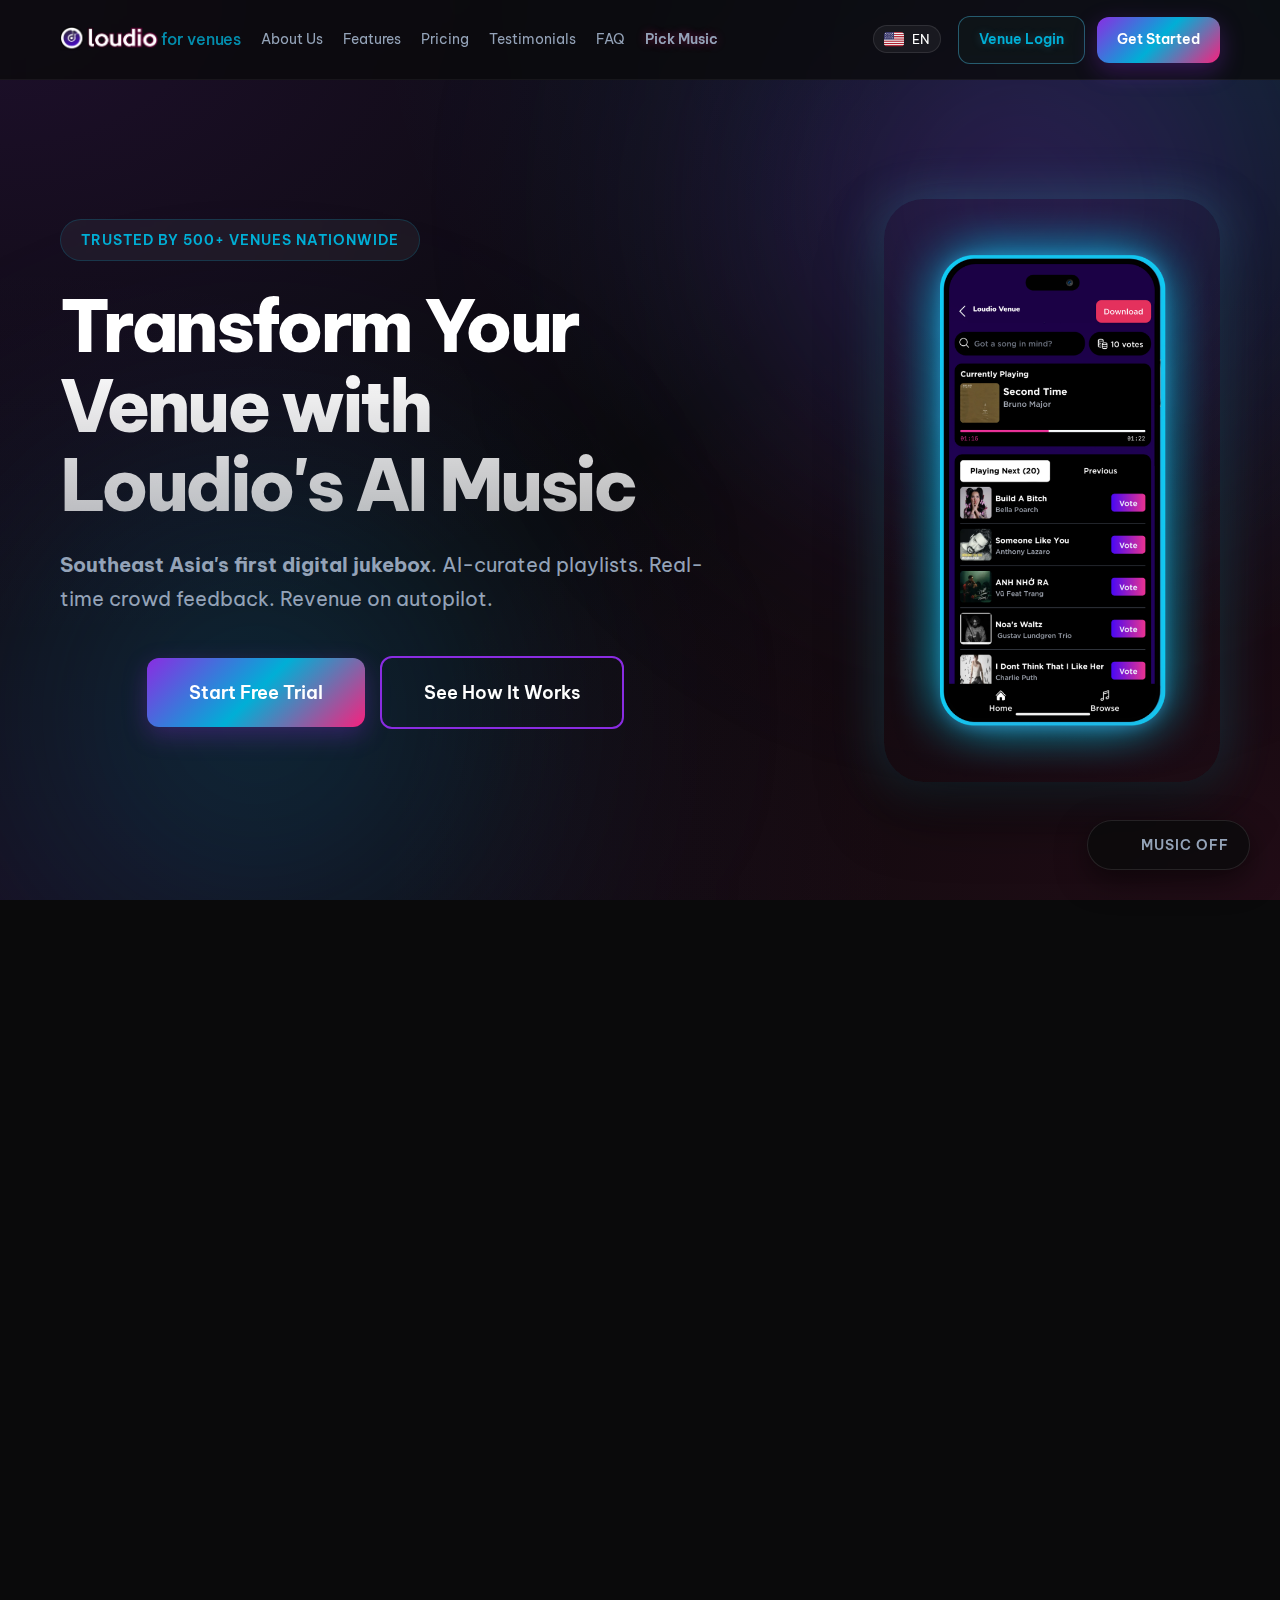
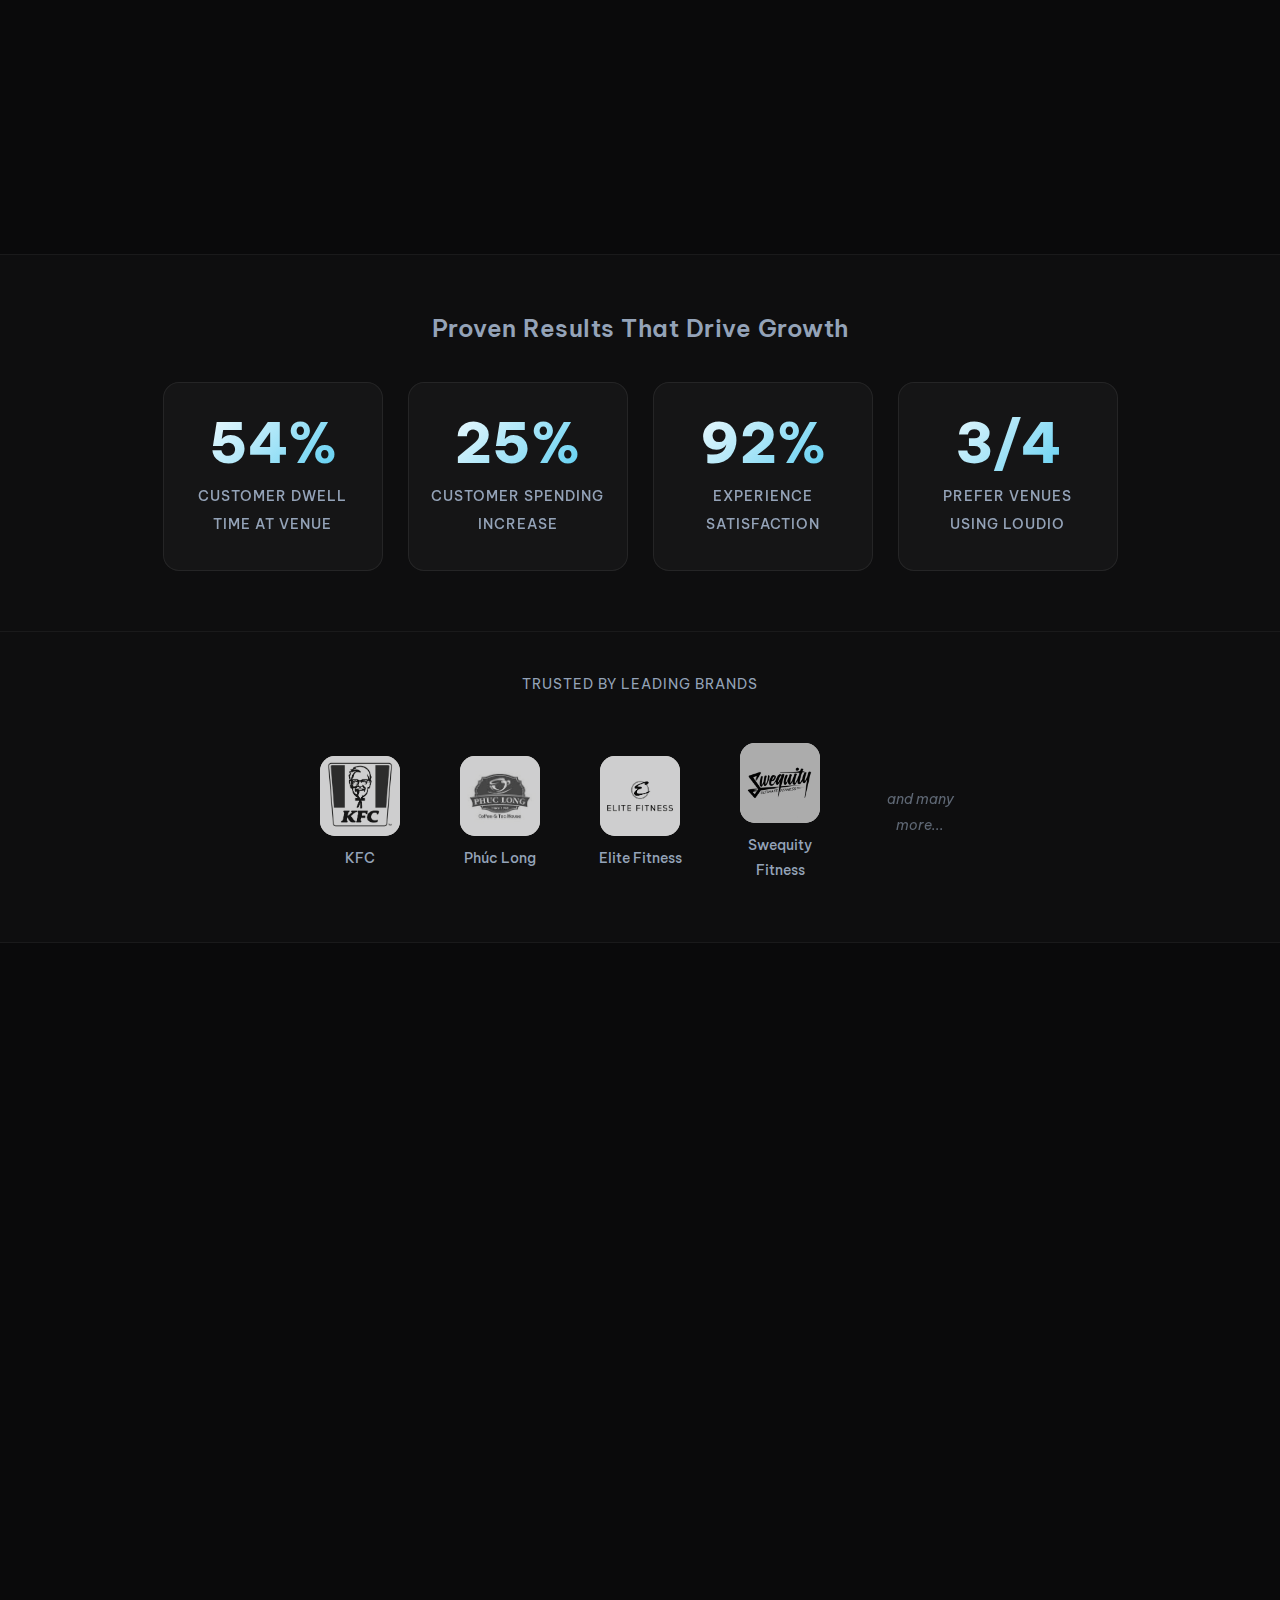
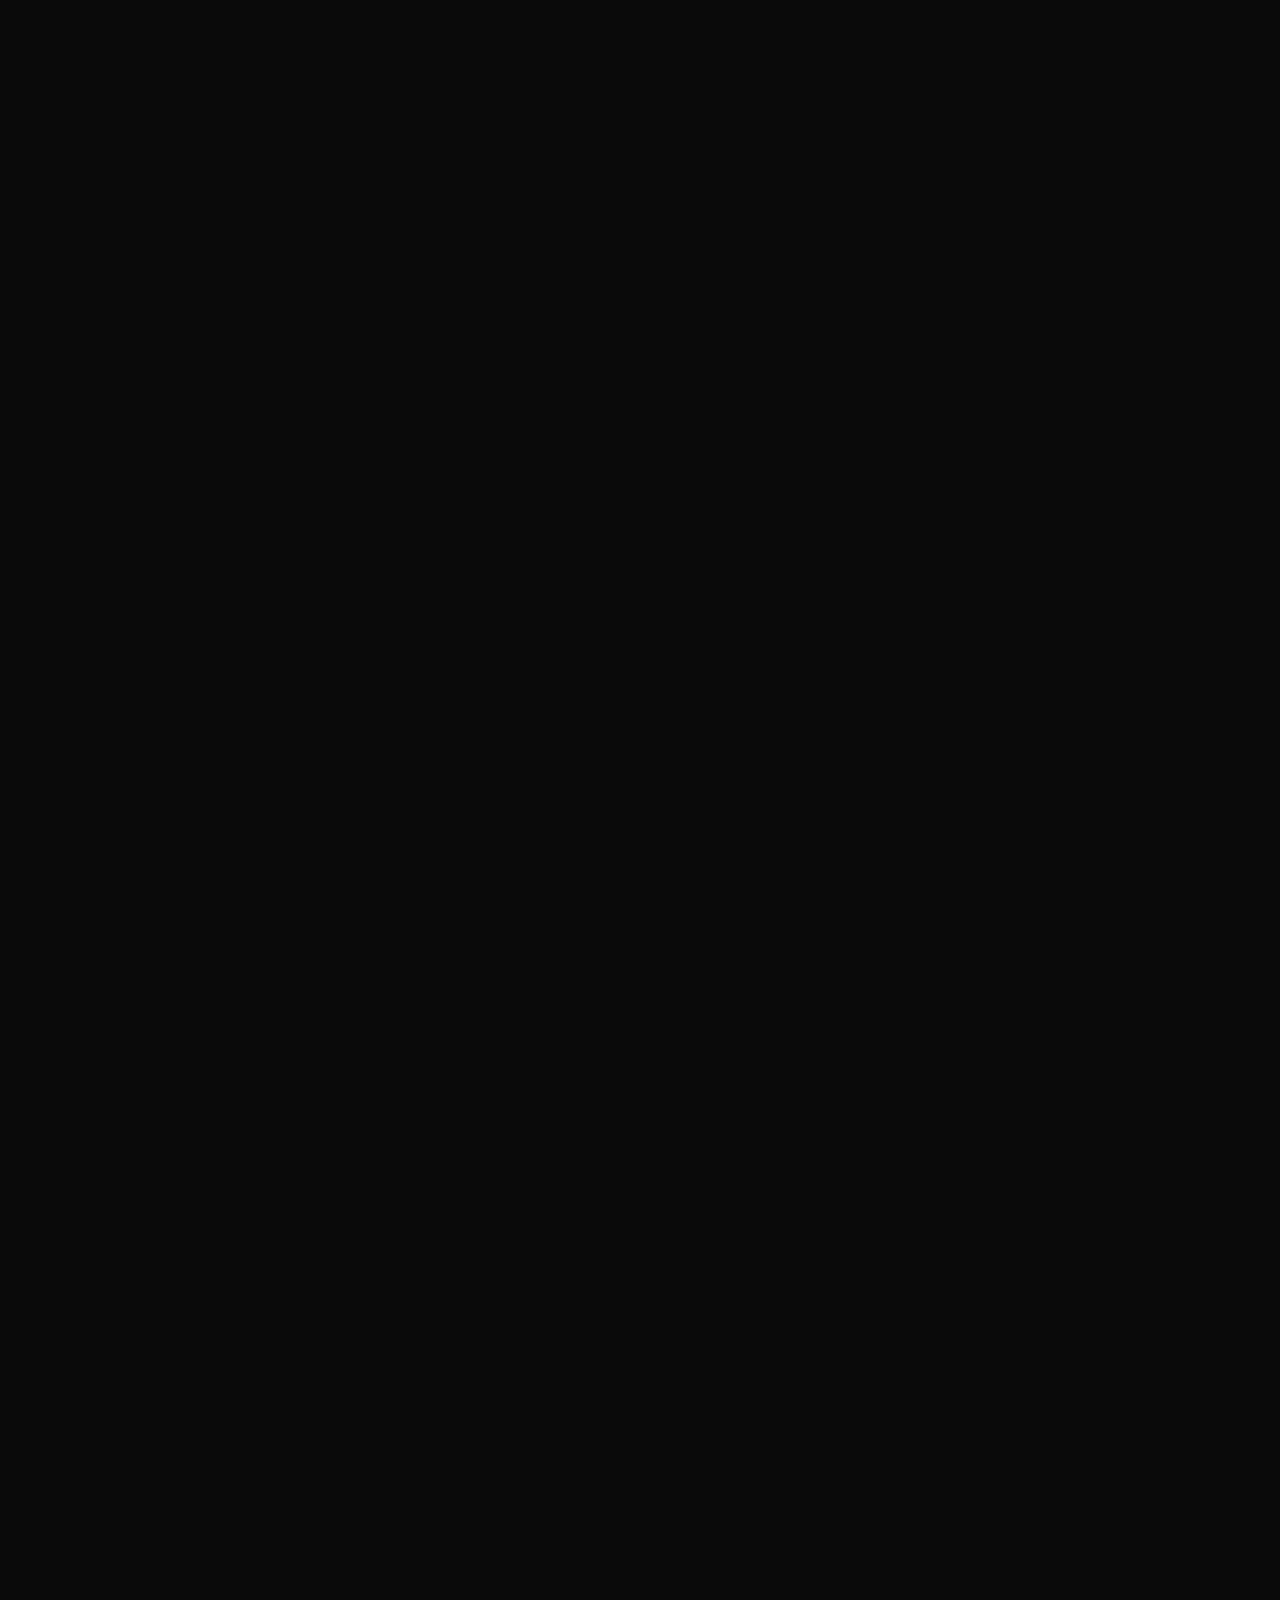
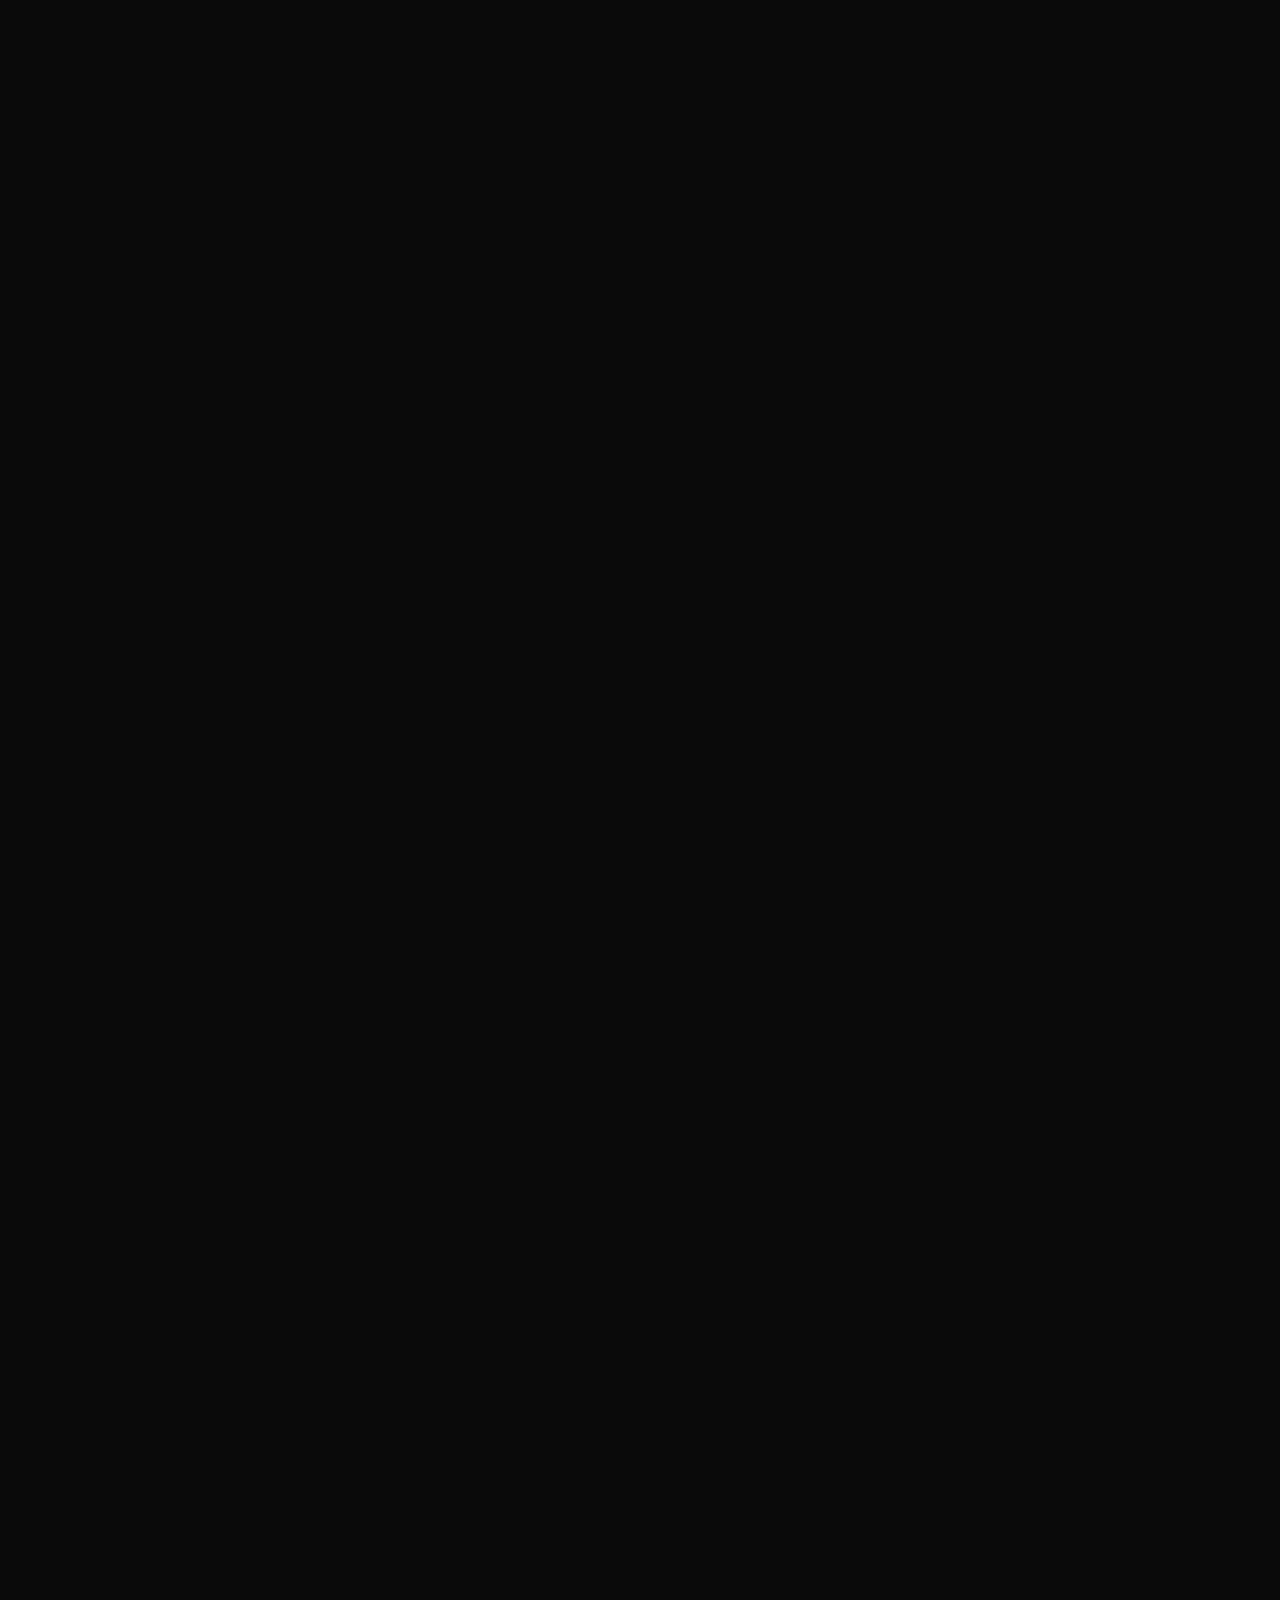
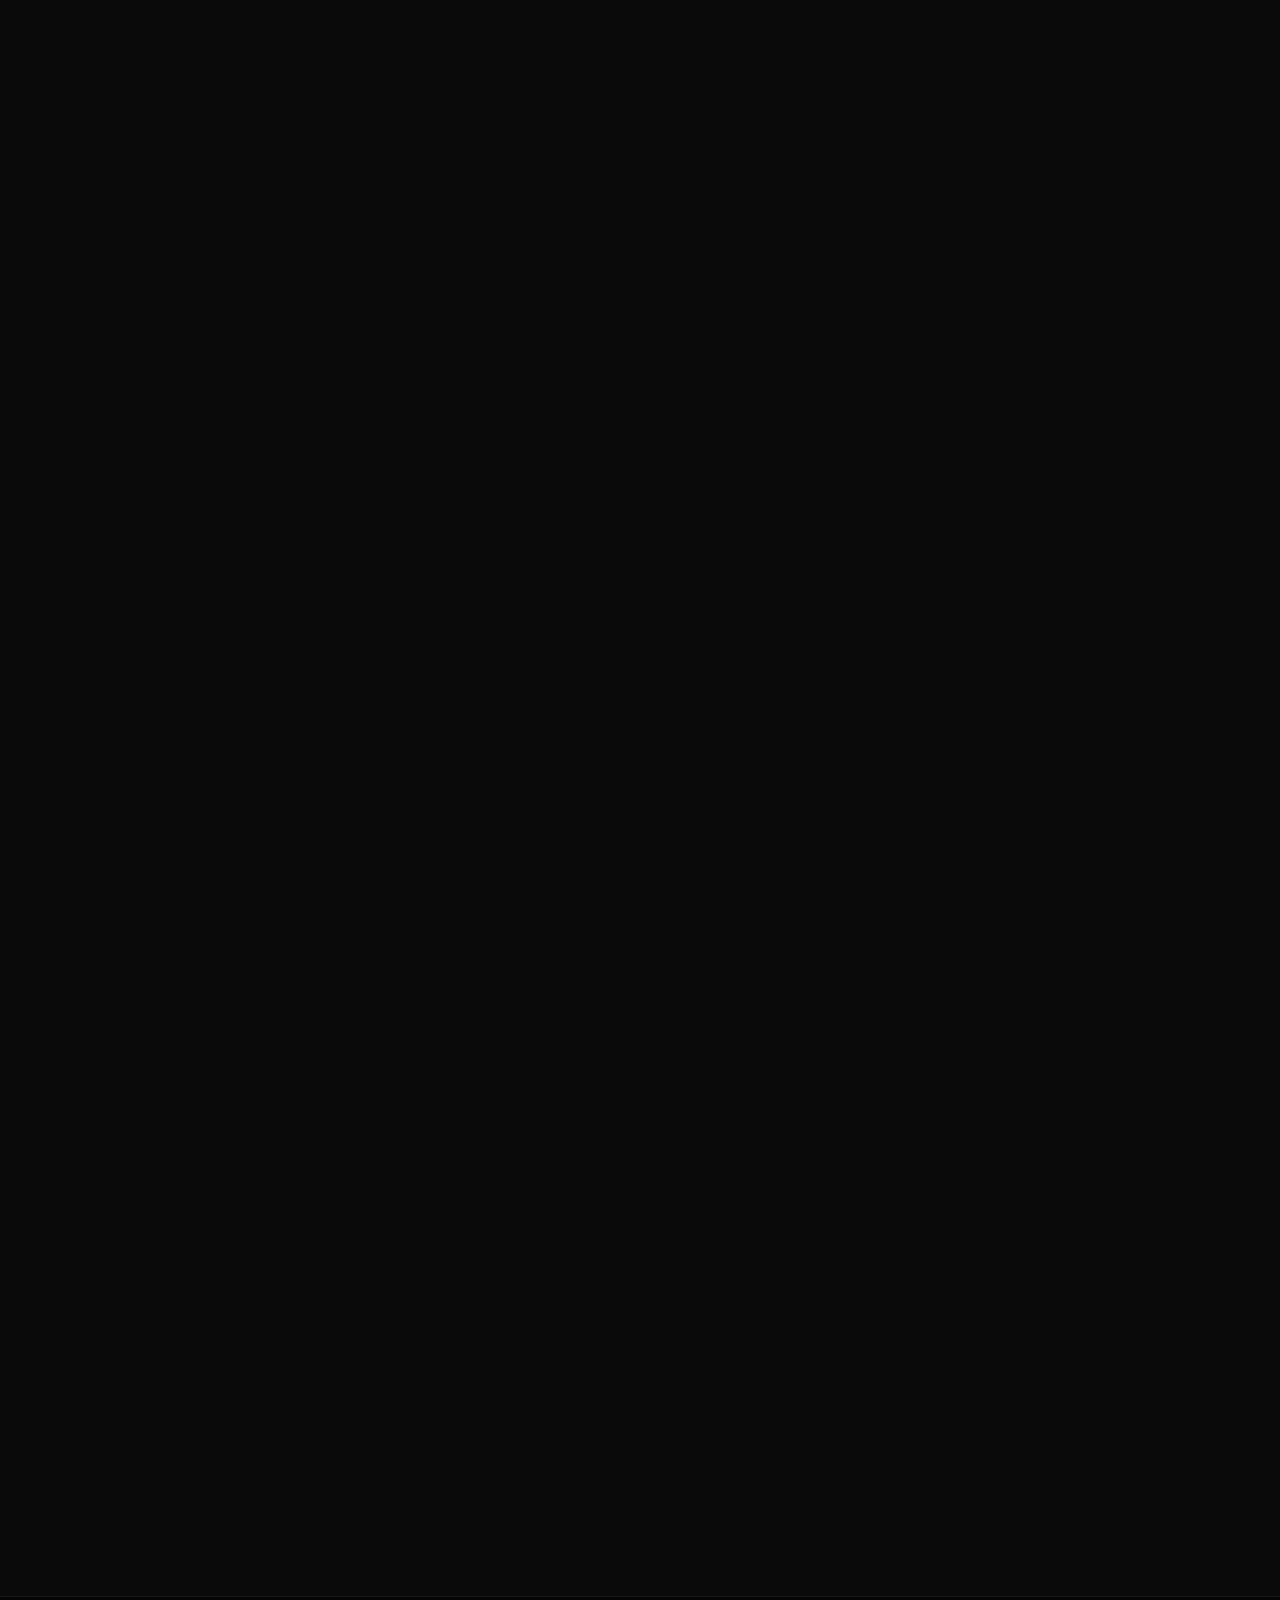
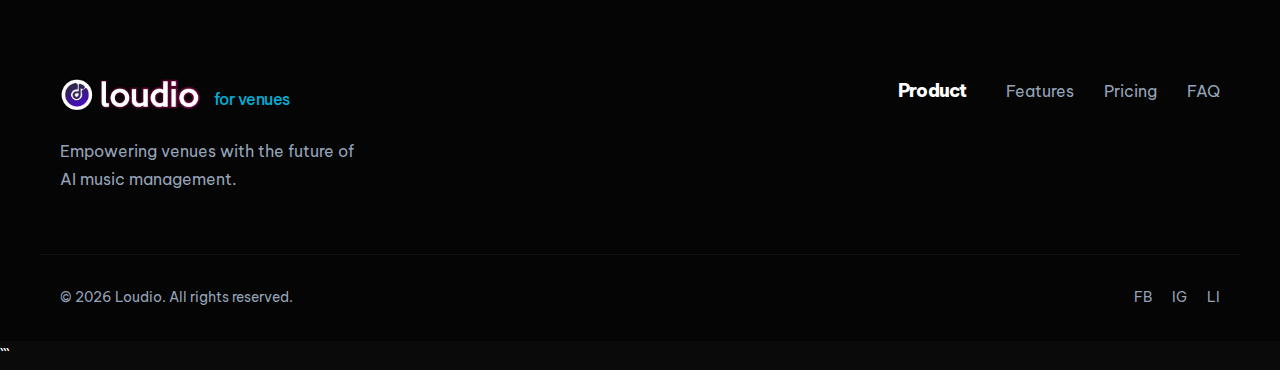
<file: index.html>
<!DOCTYPE html>
<html lang="en">

<head>
    <meta charset="UTF-8">
    <meta name="viewport" content="width=device-width, initial-scale=1.0">
    <meta name="description"
        content="Loudio - The AI-powered music platform for venues to optimize playlists, boost engagement, and monetize crowd interactions.">
    <title>Loudio | The AI-Powered Music Experience for Venues</title>
    <link rel="preconnect" href="https://fonts.googleapis.com">
    <link rel="preconnect" href="https://fonts.gstatic.com" crossorigin>
    <!-- Preload critical fonts for peak lighthouse scores -->
    <link rel="preload"
        href="https://fonts.googleapis.com/css2?family=Be+Vietnam+Pro:wght@400;700&family=Outfit:wght@600;700&display=swap"
        as="style">
    <link
        href="https://fonts.googleapis.com/css2?family=Be+Vietnam+Pro:wght@300;400;600;700&family=Outfit:wght@300;400;600;700&display=swap"
        rel="stylesheet">
    <link rel="stylesheet" href="style.css">
    <link rel="icon" href="favicon.png" type="image/png">
</head>

<body>
    <!-- Navigation -->
    <nav class="navbar">
        <div class="container nav-container">
            <a href="." class="logo">
                <img src="assets/loudio_full_logo.png" alt="Loudio" class="logo-full-img">
                <span class="venue-tag nav-tag-small" data-i18n="nav_tag">for venues</span>
            </a>
            <div class="nav-links">
                <a href="#how-it-works" data-i18n="nav_about">About Us</a>
                <a href="#features" data-i18n="nav_features">Features</a>
                <a href="#pricing" data-i18n="nav_pricing">Pricing</a>
                <a href="#testimonials" data-i18n="nav_testimonials">Testimonials</a>
                <a href="#faq" data-i18n="nav_faq">FAQ</a>
                <a href="https://loudio.app" class="nav-pick-music" target="_blank">Pick Music</a>
            </div>
            <div class="nav-actions">
                <div class="lang-switcher">
                    <button class="lang-btn lang-btn-compact" id="langBtn" aria-label="Select Language"
                        aria-haspopup="true" aria-expanded="false">
                        <img src="assets/flag_en.png" alt="English Flag" class="flag-img">
                        <span class="lang-name">EN</span>
                    </button>
                    <div class="lang-dropdown" id="langDropdown">
                        <a href="#" class="lang-option active" data-lang="en">
                            <img src="assets/flag_en.png" alt="EN" class="flag-img"> English
                        </a>
                        <a href="#" class="lang-option" data-lang="vi">
                            <img src="assets/flag_vi.png" alt="VI" class="flag-img"> Tiếng Việt
                        </a>
                        <a href="#" class="lang-option" data-lang="fr">
                            <img src="assets/flag_fr.png" alt="FR" class="flag-img"> Français
                        </a>
                    </div>
                </div>
                <a href="https://loudiomanager.com" class="btn btn-glass" target="_blank" data-i18n="nav_login">Venue
                    Login</a>
                <a href="#signup" class="btn btn-primary" data-i18n="nav_get_started">Get Started</a>
            </div>
            <div class="mobile-menu-btn" aria-label="Toggle Navigation Menu" role="button" aria-expanded="false">
                <span></span>
                <span></span>
                <span></span>
            </div>
        </div>
    </nav>

    <!-- Hero Section -->
    <section class="hero" id="hero">
        <div class="hero-overlay"></div>
        <div class="container hero-container">
            <div class="hero-content">
                <div class="hero-trust-badge" data-i18n="hero_badge">Trusted by 500+ venues nationwide</div>
                <h1 class="hero-title" data-i18n="hero_title">Transform Your Venue with <span
                        class="text-gradient">Loudio's AI Music</span>
                </h1>
                <p class="hero-subtitle" data-i18n="hero_subtitle"><strong>Southeast Asia's first digital
                        jukebox</strong>. AI-curated playlists. Real-time crowd feedback. Revenue on autopilot.</p>

                <div class="hero-actions-container">
                    <div class="hero-buttons">
                        <a href="#signup" class="btn btn-primary btn-lg" data-i18n="hero_start_trial">Start Free
                            Trial</a>
                        <a href="#how-it-works" class="btn btn-outline btn-lg" data-i18n="hero_how_it_works">See How It
                            Works</a>
                    </div>

                    <!-- Soundwave Divider below buttons -->
                    <div class="soundwave-divider mini-wave" style="margin-top: 20px;">
                        <div class="wave-bar"></div>
                        <div class="wave-bar"></div>
                        <div class="wave-bar"></div>
                        <div class="wave-bar"></div>
                        <div class="wave-bar"></div>
                        <div class="wave-bar"></div>
                        <div class="wave-bar"></div>
                        <div class="wave-bar"></div>
                        <div class="wave-bar"></div>
                        <div class="wave-bar"></div>
                    </div>
                </div>
            </div>
            <div class="hero-image">
                <img src="assets/loudio-app-mockup.png" alt="Loudio Digital Jukebox App Mockup" class="floating-mockup">
            </div>
        </div>
    </section>

    <!-- What is Loudio / How it Works Section -->
    <section id="how-it-works" class="section how-it-works">
        <div class="container">
            <div class="section-header">
                <h2 class="section-title" data-i18n="how_it_works_title">What is Loudio?</h2>
                <p class="section-desc" data-i18n="how_it_works_desc">We bridge the gap between your music system and
                    your customers, functioning as a
                    smart, AI-driven digital jukebox.</p>
            </div>
            <div class="steps-grid">
                <div class="step-card">
                    <div class="step-number">01</div>
                    <div class="step-image-container premium-illustration">
                        <svg class="illustration-svg connect-svg" viewBox="0 0 200 120" fill="none"
                            xmlns="http://www.w3.org/2000/svg">
                            <!-- Speaker -->
                            <rect x="140" y="30" width="40" height="60" rx="4" fill="rgba(255,255,255,0.05)"
                                stroke="white" stroke-opacity="0.2" />
                            <circle cx="160" cy="45" r="8" stroke="white" stroke-opacity="0.2" />
                            <circle cx="160" cy="75" r="12" stroke="white" stroke-opacity="0.2" />
                            <!-- Phone -->
                            <rect x="20" y="20" width="36" height="72" rx="6" fill="rgba(255,255,255,0.1)"
                                stroke="white" stroke-opacity="0.3" />
                            <rect x="24" y="26" width="28" height="60" rx="2" fill="rgba(76, 201, 240, 0.1)" />
                            <!-- Connection Path -->
                            <path class="pulse-path" d="M56 56C80 56 100 56 140 56" stroke="var(--secondary-color)"
                                stroke-width="2" stroke-linecap="round" stroke-dasharray="4 8" />
                            <circle class="pulse-dot" cx="56" cy="56" r="3" fill="var(--secondary-color)" />
                        </svg>
                    </div>
                    <h3 data-i18n="step1_title">Connect</h3>
                    <p data-i18n="step1_desc">Link Loudio to your venue's existing music system. It integrates
                        seamlessly with popular music
                        platforms.</p>
                </div>
                <div class="step-card">
                    <div class="step-number">02</div>
                    <div class="step-image-container premium-illustration">
                        <svg class="illustration-svg engage-svg" viewBox="0 0 200 120" fill="none"
                            xmlns="http://www.w3.org/2000/svg">
                            <!-- Phone -->
                            <rect x="82" y="20" width="36" height="72" rx="6" fill="rgba(255,255,255,0.1)"
                                stroke="white" stroke-opacity="0.3" />
                            <!-- Floating Notes -->
                            <path class="note note-1" d="M130 40C130 35 135 32 138 32V42C138 45 135 48 132 48"
                                stroke="var(--secondary-color)" stroke-width="2" stroke-linecap="round" />
                            <path class="note note-2" d="M60 50C60 45 65 42 68 42V52C68 55 65 58 62 58"
                                stroke="rgba(76, 201, 240, 0.6)" stroke-width="2" stroke-linecap="round" />
                            <path class="note note-3" d="M120 70C120 65 125 62 128 62V72C128 75 125 78 122 78"
                                stroke="var(--secondary-color)" stroke-width="1.5" stroke-linecap="round" />
                            <!-- Interaction Waves -->
                            <circle class="ring ring-1" cx="100" cy="56" r="20" stroke="white" stroke-opacity="0.1" />
                            <circle class="ring ring-2" cx="100" cy="56" r="30" stroke="white" stroke-opacity="0.05" />
                        </svg>
                    </div>
                    <h3 data-i18n="step2_title">Engage</h3>
                    <p data-i18n="step2_desc">Guests scan a QR code to view your playlist. They can vote on upcoming
                        tracks or request songs
                        directly from their phones.</p>
                </div>
                <div class="step-card">
                    <div class="step-number">03</div>
                    <div class="step-image-container premium-illustration">
                        <svg class="illustration-svg monetize-svg" viewBox="0 0 200 120" fill="none"
                            xmlns="http://www.w3.org/2000/svg">
                            <!-- Grid -->
                            <path d="M40 90H160" stroke="white" stroke-opacity="0.1" />
                            <path d="M40 30V90" stroke="white" stroke-opacity="0.1" />
                            <!-- Bars -->
                            <rect class="bar bar-1" x="55" y="65" width="15" height="25" rx="2"
                                fill="rgba(255,255,255,0.1)" />
                            <rect class="bar bar-2" x="85" y="50" width="15" height="40" rx="2"
                                fill="rgba(76, 201, 240, 0.3)" />
                            <rect class="bar bar-3" x="115" y="35" width="15" height="55" rx="2"
                                fill="var(--secondary-color)" fill-opacity="0.8" />
                            <rect class="bar bar-4" x="145" y="25" width="15" height="65" rx="2"
                                fill="var(--secondary-color)" />
                            <!-- Trend Line -->
                            <path class="trend-line" d="M55 75C75 65 105 45 152 35" stroke="white" stroke-width="2"
                                stroke-dasharray="3 3" />
                        </svg>
                    </div>
                    <h3 data-i18n="step3_title">Monetize</h3>
                    <p data-i18n="step3_desc">Turn requests into revenue. Set prices for skip-the-line requests or
                        dedications, and watch your
                        music ROI grow.</p>
                </div>
            </div>
            <!-- Soundwave Divider -->
            <div class="soundwave-divider" style="margin-top: 50px;">
                <div class="wave-bar"></div>
                <div class="wave-bar"></div>
                <div class="wave-bar"></div>
                <div class="wave-bar"></div>
                <div class="wave-bar"></div>
                <div class="wave-bar"></div>
                <div class="wave-bar"></div>
                <div class="wave-bar"></div>
                <div class="wave-bar"></div>
                <div class="wave-bar"></div>
            </div>
        </div>
    </section>

    <!-- Centered Metrics Section -->
    <section class="metrics-section">
        <div class="container">
            <h3 class="metrics-title" data-i18n="metrics_title">Proven Results That Drive Growth</h3>
            <div class="hero-stats centered-stats">
                <div class="stat-item">
                    <span class="stat-number gradient-text-pop">54%</span>
                    <span class="stat-label" data-i18n="metric1_label">Customer Dwell Time at Venue</span>
                </div>
                <div class="stat-item">
                    <span class="stat-number gradient-text-pop">25%</span>
                    <span class="stat-label" data-i18n="metric2_label">Customer Spending Increase</span>
                </div>
                <div class="stat-item">
                    <span class="stat-number gradient-text-pop">92%</span>
                    <span class="stat-label" data-i18n="metric3_label">Experience Satisfaction</span>
                </div>
                <div class="stat-item">
                    <span class="stat-number gradient-text-pop">3/4</span>
                    <span class="stat-label" data-i18n="metric4_label">Prefer Venues Using Loudio</span>
                </div>
            </div>
        </div>
    </section>

    <!-- Brands Section -->
    <section class="brands-section">
        <div class="container">
            <p class="brands-title" data-i18n="brands_title">Trusted by Leading Brands</p>
            <div class="brands-grid">
                <div class="brand-item">
                    <img src="assets/brand_kfc.png" alt="KFC" class="brand-logo" loading="lazy">
                    <span class="brand-name">KFC</span>
                </div>
                <div class="brand-item">
                    <img src="assets/brand_phuclong.png" alt="Phúc Long" class="brand-logo" loading="lazy">
                    <span class="brand-name">Phúc Long</span>
                </div>
                <div class="brand-item">
                    <img src="assets/brand_elite.png" alt="Elite Fitness" class="brand-logo" loading="lazy">
                    <span class="brand-name">Elite Fitness</span>
                </div>
                <div class="brand-item">
                    <img src="assets/brand_swequity.png" alt="Swequity Fitness" class="brand-logo" loading="lazy">
                    <span class="brand-name">Swequity Fitness</span>
                </div>
                <div class="brand-item brand-more-container">
                    <span class="brands-more" data-i18n="brands_more">and many more...</span>
                </div>
            </div>
        </div>
    </section>

    <!-- Features Section -->
    <section id="features" class="section features">
        <div class="container">
            <div class="section-header">
                <h2 class="section-title" data-i18n="features_title">Why Top Venues Choose Loudio</h2>
                <p class="section-desc" data-i18n="features_desc">Turn your music into a powerful engagement and revenue
                    tool.</p>
            </div>
            <div class="features-grid">
                <!-- 1. AI Vibe Manager - Atmosphere control -->
                <div class="feature-card">
                    <div class="feature-icon-svg">
                        <svg viewBox="0 0 64 64" fill="none" xmlns="http://www.w3.org/2000/svg">
                            <!-- Energy Dial Outer -->
                            <circle cx="32" cy="32" r="28" stroke="white" stroke-opacity="0.1" stroke-width="1" />
                            <!-- Pulsing Energy Waves -->
                            <circle cx="32" cy="32" r="14" stroke="var(--primary-color)" stroke-width="2">
                                <animate attributeName="r" values="14;18;14" dur="3s" repeatCount="indefinite" />
                                <animate attributeName="opacity" values="0.8;0.3;0.8" dur="3s"
                                    repeatCount="indefinite" />
                            </circle>
                            <circle cx="32" cy="32" r="8" fill="var(--secondary-color)">
                                <animate attributeName="r" values="8;10;8" dur="1.5s" repeatCount="indefinite" />
                            </circle>
                            <!-- Rhythmic Bars -->
                            <rect x="20" y="28" width="4" height="8" rx="2" fill="var(--primary-color)">
                                <animate attributeName="height" values="8;16;8" dur="0.8s" repeatCount="indefinite" />
                                <animate attributeName="y" values="28;24;28" dur="0.8s" repeatCount="indefinite" />
                            </rect>
                            <rect x="40" y="28" width="4" height="8" rx="2" fill="var(--secondary-color)">
                                <animate attributeName="height" values="8;20;8" dur="1.2s" repeatCount="indefinite" />
                                <animate attributeName="y" values="28;22;28" dur="1.2s" repeatCount="indefinite" />
                            </rect>
                        </svg>
                    </div>
                    <h3 data-i18n="feat3_title">AI Vibe Manager</h3>
                    <p data-i18n="feat3_desc">Smart atmosphere control that reads the room. Keep the energy perfect from
                        morning chill to peak hours.</p>
                </div>
                <!-- 2. Digital Jukebox Mode - Revenue generation -->
                <div class="feature-card">
                    <div class="feature-icon-svg">
                        <svg viewBox="0 0 64 64" fill="none" xmlns="http://www.w3.org/2000/svg">
                            <!-- Currency Symbol Outline -->
                            <circle cx="32" cy="32" r="20" stroke="var(--secondary-color)" stroke-width="1.5"
                                stroke-dasharray="4 4" />
                            <text x="32" y="40" font-size="20" fill="var(--primary-color)" text-anchor="middle"
                                font-weight="bold">$</text>
                            <!-- Flow Lines -->
                            <path d="M12 32C12 32 18 22 26 22" stroke="var(--secondary-color)" stroke-width="1.5"
                                stroke-linecap="round">
                                <animate attributeName="stroke-dashoffset" from="20" to="0" dur="1.5s"
                                    repeatCount="indefinite" />
                            </path>
                            <path d="M52 32C52 32 46 42 38 42" stroke="var(--secondary-color)" stroke-width="1.5"
                                stroke-linecap="round">
                                <animate attributeName="stroke-dashoffset" from="20" to="0" dur="1.5s"
                                    repeatCount="indefinite" />
                            </path>
                        </svg>
                    </div>
                    <h3 data-i18n="feat2_title">Digital Jukebox Mode</h3>
                    <p data-i18n="feat2_desc">Let guests request songs effortlessly. Our AI ensures requests fit the
                        vibe while you drive
                        active engagement.</p>
                </div>
                <!-- 3. Promotional Pop-ups - Revenue generation -->
                <div class="feature-card">
                    <div class="feature-icon-svg">
                        <svg viewBox="0 0 64 64" fill="none" xmlns="http://www.w3.org/2000/svg">
                            <!-- Megaphone Shape -->
                            <polygon points="16,28 28,20 28,44 16,36"
                                fill="hsla(var(--primary-h), var(--primary-s), var(--primary-l), 0.15)"
                                stroke="var(--primary-color)" stroke-width="1.5" />
                            <rect x="28" y="22" width="20" height="20" rx="2"
                                fill="hsla(var(--secondary-h), var(--secondary-s), var(--secondary-l), 0.1)"
                                stroke="var(--secondary-color)" stroke-width="1.5" />
                            <!-- Sound Waves -->
                            <path d="M52 26C54 28 54 36 52 38" stroke="var(--secondary-color)" stroke-width="1.5"
                                stroke-linecap="round" opacity="0.6">
                                <animate attributeName="opacity" values="0.3;1;0.3" dur="1s" repeatCount="indefinite" />
                            </path>
                            <path d="M56 22C60 26 60 38 56 42" stroke="var(--secondary-color)" stroke-width="1.5"
                                stroke-linecap="round" opacity="0.4">
                                <animate attributeName="opacity" values="0.2;0.6;0.2" dur="1.2s"
                                    repeatCount="indefinite" />
                            </path>
                        </svg>
                    </div>
                    <h3 data-i18n="feat5_title">Promotional Pop-ups</h3>
                    <p data-i18n="feat5_desc">Drive sales with customized pop-up messages. Promote specials, events, or
                        brand partnerships
                        directly on user screens.</p>
                </div>
                <!-- 4. AI Smart Playlists - Engagement -->
                <div class="feature-card">
                    <div class="feature-icon-svg">
                        <svg viewBox="0 0 64 64" fill="none" xmlns="http://www.w3.org/2000/svg">
                            <!-- Music Note with AI Core -->
                            <circle cx="20" cy="44" r="8"
                                fill="hsla(var(--secondary-h), var(--secondary-s), var(--secondary-l), 0.2)"
                                stroke="var(--secondary-color)" stroke-width="1.5" />
                            <path d="M28 44V16L48 12V40" stroke="var(--primary-color)" stroke-width="2"
                                stroke-linecap="round" />
                            <circle cx="40" cy="40" r="8"
                                fill="hsla(var(--primary-h), var(--primary-s), var(--primary-l), 0.2)"
                                stroke="var(--primary-color)" stroke-width="1.5" />
                            <!-- AI Brain Hint -->
                            <circle cx="38" cy="16" r="3" fill="var(--secondary-color)">
                                <animate attributeName="r" values="2;4;2" dur="1.5s" repeatCount="indefinite" />
                            </circle>
                        </svg>
                    </div>
                    <h3 data-i18n="feat1_title">AI Smart Playlists</h3>
                    <p data-i18n="feat1_desc">Curate the perfect atmosphere with adaptive playlists that respond to the
                        crowd's energy using
                        advanced AI.</p>
                </div>
                <!-- 5. AI Analytics - Insights -->
                <div class="feature-card">
                    <div class="feature-icon-svg">
                        <svg viewBox="0 0 64 64" fill="none" xmlns="http://www.w3.org/2000/svg">
                            <!-- Growth Chart -->
                            <path d="M12 52H52" stroke="white" stroke-opacity="0.2" stroke-width="1.5" />
                            <path d="M12 52V12" stroke="white" stroke-opacity="0.2" stroke-width="1.5" />
                            <!-- Data Lines -->
                            <polyline points="16,44 26,36 36,40 48,20" stroke="var(--secondary-color)" stroke-width="2"
                                stroke-linecap="round" stroke-linejoin="round" fill="none">
                                <animate attributeName="stroke-dashoffset" from="100" to="0" dur="2s" fill="freeze" />
                            </polyline>
                            <!-- Data Points -->
                            <circle cx="26" cy="36" r="3" fill="var(--primary-color)" />
                            <circle cx="48" cy="20" r="4" fill="var(--secondary-color)">
                                <animate attributeName="opacity" values="0.7;1;0.7" dur="1.5s"
                                    repeatCount="indefinite" />
                            </circle>
                        </svg>
                    </div>
                    <h3 data-i18n="feat4_title">AI Analytics</h3>
                    <p data-i18n="feat4_desc">Deep insights into crowd preferences and behavior. Understand your
                        audience like never before
                        with AI-powered reports.</p>
                </div>
                <!-- 6. Seamless Integration - Ease of use -->
                <div class="feature-card">
                    <div class="feature-icon-svg">
                        <svg viewBox="0 0 64 64" fill="none" xmlns="http://www.w3.org/2000/svg">
                            <!-- Plug Icon -->
                            <rect x="20" y="24" width="12" height="20" rx="2"
                                fill="hsla(var(--primary-h), var(--primary-s), var(--primary-l), 0.1)"
                                stroke="var(--primary-color)" stroke-width="1.5" />
                            <path d="M24 24V18" stroke="var(--secondary-color)" stroke-width="2"
                                stroke-linecap="round" />
                            <path d="M28 24V18" stroke="var(--secondary-color)" stroke-width="2"
                                stroke-linecap="round" />
                            <!-- Socket -->
                            <rect x="36" y="28" width="12" height="12" rx="2" stroke="var(--secondary-color)"
                                stroke-width="1.5" stroke-dasharray="3 3" />
                            <!-- Connection Spark -->
                            <circle cx="33" cy="34" r="2" fill="var(--secondary-color)">
                                <animate attributeName="opacity" values="0;1;0" dur="0.8s" repeatCount="indefinite" />
                            </circle>
                        </svg>
                    </div>
                    <h3 data-i18n="feat6_title">Seamless Integration</h3>
                    <p data-i18n="feat6_desc">Works with your existing music system. No hardware needed.</p>
                </div>
            </div>
        </div>
    </section>

    <!-- Partners Section -->
    <section id="partners" class="section partners">
        <div class="container">
            <div class="section-header">
                <h2 class="section-title" data-i18n="partners_title">Our Partners</h2>
                <p class="section-desc" data-i18n="partners_desc">Backed by leading accelerators, investors, and music
                    industry leaders.</p>
            </div>
            <div class="partners-scroll-container">
                <div class="partners-grid">
                    <a href="https://appworks.tw" target="_blank" rel="noopener noreferrer" class="partner-item"
                        title="AppWorks Accelerator">
                        <img src="assets/partner_appworks.png" alt="AppWorks Accelerator" class="partner-logo">
                    </a>
                    <a href="https://expara.com" target="_blank" rel="noopener noreferrer" class="partner-item"
                        title="Expara Accelerator">
                        <img src="assets/partner_expara.png" alt="Expara Accelerator" class="partner-logo">
                    </a>
                    <a href="https://sun-asterisk.com" target="_blank" rel="noopener noreferrer" class="partner-item"
                        title="Sun* Startups">
                        <img src="assets/partner_sun.png" alt="Sun* Startups" class="partner-logo">
                    </a>
                    <a href="https://wiziin.com" target="_blank" rel="noopener noreferrer" class="partner-item"
                        title="Wiziin">
                        <img src="assets/partner_wiziin.png" alt="Wiziin" class="partner-logo">
                    </a>
                    <a href="https://vcpmc.org" target="_blank" rel="noopener noreferrer" class="partner-item"
                        title="VCPMC">
                        <img src="assets/partner_vcpmc.png" alt="VCPMC" class="partner-logo">
                    </a>
                    <a href="https://www.universalmusic.com" target="_blank" rel="noopener noreferrer"
                        class="partner-item" title="Universal Music Group">
                        <img src="assets/partner_universal.png" alt="Universal Music Group" class="partner-logo">
                    </a>
                    <a href="https://skymusic.vn" target="_blank" rel="noopener noreferrer" class="partner-item"
                        title="Sky Music">
                        <img src="assets/partner_skymusic.png" alt="Sky Music" class="partner-logo">
                    </a>
                    <a href="https://bssc.com.vn" target="_blank" rel="noopener noreferrer" class="partner-item"
                        title="BSSC">
                        <img src="assets/partner_bssc.png" alt="BSSC" class="partner-logo">
                    </a>
                    <a href="https://sihub.org.vn" target="_blank" rel="noopener noreferrer" class="partner-item"
                        title="SIHUB">
                        <img src="assets/partner_sihub.png" alt="SIHUB" class="partner-logo">
                    </a>
                    <a href="https://yba.org.vn" target="_blank" rel="noopener noreferrer" class="partner-item"
                        title="YBA">
                        <img src="assets/partner_yba.png" alt="YBA" class="partner-logo">
                    </a>
                    <a href="https://momo.vn" target="_blank" rel="noopener noreferrer" class="partner-item"
                        title="Momo">
                        <img src="assets/partner_momo.png" alt="Momo" class="partner-logo">
                    </a>
                    <a href="https://ifpi.org" target="_blank" rel="noopener noreferrer" class="partner-item"
                        title="IFPI">
                        <img src="assets/partner_ifpi.png" alt="IFPI" class="partner-logo">
                    </a>
                    <!-- Duplicate set for seamless infinite scroll -->
                    <a href="https://appworks.tw" target="_blank" rel="noopener noreferrer" class="partner-item"
                        title="AppWorks Accelerator">
                        <img src="assets/partner_appworks.png" alt="AppWorks Accelerator" class="partner-logo">
                    </a>
                    <a href="https://expara.com" target="_blank" rel="noopener noreferrer" class="partner-item"
                        title="Expara Accelerator">
                        <img src="assets/partner_expara.png" alt="Expara Accelerator" class="partner-logo">
                    </a>
                    <a href="https://sun-asterisk.com" target="_blank" rel="noopener noreferrer" class="partner-item"
                        title="Sun* Startups">
                        <img src="assets/partner_sun.png" alt="Sun* Startups" class="partner-logo">
                    </a>
                    <a href="https://wiziin.com" target="_blank" rel="noopener noreferrer" class="partner-item"
                        title="Wiziin">
                        <img src="assets/partner_wiziin.png" alt="Wiziin" class="partner-logo">
                    </a>
                    <a href="https://vcpmc.org" target="_blank" rel="noopener noreferrer" class="partner-item"
                        title="VCPMC">
                        <img src="assets/partner_vcpmc.png" alt="VCPMC" class="partner-logo">
                    </a>
                    <a href="https://www.universalmusic.com" target="_blank" rel="noopener noreferrer"
                        class="partner-item" title="Universal Music Group">
                        <img src="assets/partner_universal.png" alt="Universal Music Group" class="partner-logo">
                    </a>
                    <a href="https://skymusic.vn" target="_blank" rel="noopener noreferrer" class="partner-item"
                        title="Sky Music">
                        <img src="assets/partner_skymusic.png" alt="Sky Music" class="partner-logo">
                    </a>
                    <a href="https://bssc.com.vn" target="_blank" rel="noopener noreferrer" class="partner-item"
                        title="BSSC">
                        <img src="assets/partner_bssc.png" alt="BSSC" class="partner-logo">
                    </a>
                    <a href="https://sihub.org.vn" target="_blank" rel="noopener noreferrer" class="partner-item"
                        title="SIHUB">
                        <img src="assets/partner_sihub.png" alt="SIHUB" class="partner-logo">
                    </a>
                    <a href="https://yba.org.vn" target="_blank" rel="noopener noreferrer" class="partner-item"
                        title="YBA">
                        <img src="assets/partner_yba.png" alt="YBA" class="partner-logo">
                    </a>
                    <a href="https://momo.vn" target="_blank" rel="noopener noreferrer" class="partner-item"
                        title="Momo">
                        <img src="assets/partner_momo.png" alt="Momo" class="partner-logo">
                    </a>
                    <a href="https://ifpi.org" target="_blank" rel="noopener noreferrer" class="partner-item"
                        title="IFPI">
                        <img src="assets/partner_ifpi.png" alt="IFPI" class="partner-logo">
                    </a>
                </div>
            </div>
        </div>
    </section>

    <!-- Pricing Section -->
    <section id="pricing" class="section pricing">
        <div class="container">
            <div class="section-header">
                <h2 class="section-title" data-i18n="pricing_title">Simple, Transparent Pricing</h2>
                <p class="section-desc" data-i18n="pricing_desc">Choose the plan that fits your venue size. Save 20%
                    with yearly billing.</p>

                <!-- Pricing Toggle -->
                <div class="pricing-toggle-container">
                    <span class="billing-label">Monthly</span>
                    <label class="switch">
                        <input type="checkbox" id="billing-toggle">
                        <span class="slider round"></span>
                    </label>
                    <span class="billing-label">Yearly <span class="discount-badge">-20%</span></span>
                </div>
            </div>

            <div class="pricing-grid">
                <!-- Basic Plan -->
                <div class="pricing-card">
                    <h3>Basic</h3>
                    <div class="price-container">
                        <div class="price" data-monthly="250,000" data-yearly="2,400,000"
                            data-yearly-original="3,000,000">250,000</div>
                        <span class="currency" data-i18n="pricing_currency">VND / month</span>
                    </div>
                    <p class="plan-desc">Essential AI playlist tools.</p>
                    <ul class="features-list">
                        <li>AI Shuffle & Flow</li>
                        <li>Standard Support</li>
                        <li>1 Admin Account</li>
                        <li class="disabled">Monetization Features</li>
                    </ul>
                    <a href="#signup" class="btn btn-outline full-width">Start Basic</a>
                </div>

                <!-- Pro Plan -->
                <div class="pricing-card popular">
                    <div class="badge" data-i18n="pricing_popular">Most Popular</div>
                    <h3>Pro</h3>
                    <div class="price-container">
                        <div class="price" data-monthly="450,000" data-yearly="4,320,000"
                            data-yearly-original="5,400,000">450,000</div>
                        <span class="currency" data-i18n="pricing_currency">VND / month</span>
                    </div>
                    <p class="plan-desc">Unlock revenue streams.</p>
                    <ul class="features-list">
                        <li>Everything in Basic</li>
                        <li><strong>Monetized Requests</strong></li>
                        <li>Real-time Analytics</li>
                        <li>Priority Support</li>
                    </ul>
                    <a href="#signup" class="btn btn-primary full-width">Start Pro Trial</a>
                </div>

                <!-- Premium Plan -->
                <div class="pricing-card">
                    <h3>Premium</h3>
                    <div class="price-container">
                        <div class="price" data-monthly="700,000" data-yearly="6,000,000"
                            data-yearly-original="8,400,000">700,000</div>
                        <span class="currency">VND / month</span>
                    </div>
                    <p class="plan-desc">Full control & branding.</p>
                    <ul class="features-list">
                        <li>Everything in Pro</li>
                        <li>Advanced Scheduling</li>
                        <li>Custom Branding</li>
                        <li>Dedicated Account Manager</li>
                    </ul>
                    <a href="#signup" class="btn btn-outline full-width">Get Premium Quote</a>
                </div>
            </div>

            <!-- Add-ons Section -->
            <div class="addons-section">
                <h3 class="addons-title">Power-Up Add-ons</h3>
                <div class="addons-grid">
                    <div class="addon-card">
                        <div class="addon-header">
                            <h4>Commercial License</h4>
                            <span class="addon-price">Custom Quote</span>
                        </div>
                        <p>Full legal coverage for public performance rights regarding specialized catalogs.</p>
                        <a href="#signup" class="btn btn-outline btn-sm addon-btn">Get a Quote</a>
                    </div>
                    <div class="addon-card">
                        <div class="addon-header">
                            <h4>Music Consultation</h4>
                            <span class="addon-price">Custom Package</span>
                        </div>
                        <p>Expert curation advice to define your venue's perfect sonic identity.</p>
                        <a href="#signup" class="btn btn-outline btn-sm addon-btn">Book a Session</a>
                    </div>
                </div>
            </div>
        </div>
    </section>

    <!-- Testimonials Section -->
    <section id="testimonials" class="section testimonials">
        <div class="container">
            <div class="section-header">
                <h2 class="section-title" data-i18n="testimonials_title">Trusted by Nightlife Leaders</h2>
            </div>
            <div class="testimonials-grid">
                <div class="testimonial-card">
                    <p class="quote" data-i18n="test1_quote">"Loudio changed the vibe completely. Customers stay longer
                        because they control the
                        music, and our revenue is up 20%."</p>
                    <div class="author">
                        <div class="author-info">
                            <h4 data-i18n="test1_author">Nam</h4>
                            <span data-i18n="test1_role">Manager, KFC (HCMC)</span>
                        </div>
                    </div>
                </div>
                <div class="testimonial-card">
                    <p class="quote">"Setup was instant. No hardware needed. It's the first time I've seen customers
                        actually excited about the background music."</p>
                    <div class="author">
                        <div class="author-info">
                            <h4>Raja</h4>
                            <span>Director, Elite Fitness</span>
                        </div>
                    </div>
                </div>
                <div class="testimonial-card">
                    <p class="quote">"The AI DJ is a lifesaver. It reads the room perfectly on busy Friday nights. Huge
                        upgrade from our old Spotify playlists."</p>
                    <div class="author">
                        <div class="author-info">
                            <h4>Le Minh</h4>
                            <span>Founder, Tadioto (Hanoi)</span>
                        </div>
                    </div>
                </div>
            </div>
        </div>
    </section>

    <!-- Blog Section: Moved to footer link for lean funnel -->
    <!--
    <section id="blog" class="section blog">
        <div class="container">
            <div class="section-header">
                <h2 class="section-title" data-i18n="blog_title">Loudio Insights</h2>
                <p class="section-desc" data-i18n="blog_desc">Market trends, venue success stories, and AI music tips.
                </p>
            </div>
            <div class="blog-grid" id="blog-grid">
                <div class="blog-loading">Loading latest articles...</div>
            </div>
            <div class="blog-footer" style="text-align: center; margin-top: 40px;">
                <a href="#" class="btn btn-outline" data-i18n="blog_view_all">View All Articles</a>
            </div>
        </div>
    </section>
    -->


    <!-- Sign Up / CTA Section -->
    <section id="signup" class="section cta-section">
        <div class="container">
            <div class="cta-box">
                <h2 data-i18n="cta_title">Ready to Turn Up the Volume?</h2>
                <p data-i18n="cta_desc">Join venues like KFC, Phúc Long, and Elite Fitness in revolutionizing their
                    music experience.</p>
                <form class="signup-form">
                    <div class="form-group">
                        <input type="text" placeholder="Your Name" required data-i18n="cta_name_ph">
                    </div>
                    <div class="form-group">
                        <input type="text" placeholder="Venue Name" required data-i18n="cta_venue_ph">
                    </div>
                    <div class="form-group">
                        <input type="tel" placeholder="Phone Number (Optional)" data-i18n="cta_phone_ph">
                    </div>
                    <div class="form-group">
                        <input type="email" placeholder="Email Address" required data-i18n="cta_email_ph">
                    </div>
                    <div class="form-group full">
                        <textarea placeholder="Any specific notes or requirements?" rows="3"
                            data-i18n="cta_notes_ph"></textarea>
                    </div>
                    <div class="form-footer">
                        <button type="submit" class="btn btn-primary btn-block" data-i18n="cta_btn">Get Started
                            Now</button>
                    </div>
                </form>
                <p class="small-text" data-i18n="cta_footer">No credit card required. 14-day free trial on Pro plans.
                </p>
            </div>
        </div>
    </section>

    <!-- FAQ Section -->
    <section id="faq" class="section faq">
        <div class="container">
            <div class="section-header">
                <h2 class="section-title" data-i18n="faq_title">Frequently Asked Questions</h2>
            </div>
            <div class="faq-grid">
                <div class="faq-item">
                    <h3 data-i18n="faq1_q">How does monetization work?</h3>
                    <p data-i18n="faq1_a">You set the price for song requests (e.g., $1, $5). Guests pay via their
                        phones, and you keep 90%
                        of the revenue. Payouts are weekly.</p>
                </div>
                <div class="faq-item">
                    <h3>Do I need special hardware?</h3>
                    <p>No! Loudio runs on any computer, tablet, or smartphone connected to your music system. It's
                        completely web-based.</p>
                </div>
                <div class="faq-item">
                    <h3>Can I ban certain songs or genres?</h3>
                    <p>Absolutely. You have full control. Set blacklists, limit genres, or approve requests manually
                        before they play.</p>
                </div>
                <div class="faq-item">
                    <h3 data-i18n="faq4_q">Is Loudio legal for public performance?</h3>
                    <p data-i18n="faq4_a">Loudio manages the queue, but you still need your standard PRO (Performance
                        Rights Organization)
                        licenses for playing music publicly, just like with Spotify Business or other services.</p>
                </div>
            </div>
        </div>
    </section>

    <!-- Footer -->
    <footer class="footer">
        <div class="container footer-content">
            <div class="footer-brand">
                <a href="#" class="logo footer-logo-custom">
                    <img src="assets/loudio_full_logo.png" alt="Loudio" class="logo-footer-img">
                    <span class="venue-tag" data-i18n="nav_tag">for venues</span>
                </a>
                <p data-i18n="footer_slogan">Empowering venues with the future of AI music management.</p>
            </div>
            <div class="footer-links">
                <div class="link-group">
                    <h4 data-i18n="footer_prod">Product</h4>
                    <a href="#features" data-i18n="footer_feat">Features</a>
                    <a href="#pricing" data-i18n="footer_price">Pricing</a>
                    <a href="#faq" data-i18n="footer_faq">FAQ</a>
                </div>
                <!-- Removed empty/dead links as requested -->
            </div>
        </div>
        <div class="container footer-bottom">
            <p>&copy; 2026 Loudio. All rights reserved.</p>
            <div class="social-links">
                <a href="#">FB</a>
                <a href="#">IG</a>
                <a href="#">LI</a>
            </div>
        </div>
    </footer>
    <!-- Onboarding Popup -->
    <div id="onboarding-modal" class="modal">
        <div class="modal-content">
            <span class="close-modal">&times;</span>

            <!-- Initial View -->
            <div id="modal-initial-view">
                <div class="modal-header">
                    <h2>Join the Music Revolution</h2>
                    <p>Get a simplified roadmap to monetizing your venue's music system.</p>
                </div>
                <form id="onboarding-form">
                    <div class="form-group">
                        <input type="text" id="popup-name" name="venue_name" placeholder="Venue Name (Optional)"
                            class="modal-input">
                    </div>
                    <div class="form-group">
                        <input type="text" id="popup-contact" name="contact_info" placeholder="Email or Phone Number"
                            required class="modal-input">
                    </div>
                    <button type="submit" id="submit-btn" class="btn btn-primary full-width">Get a Free
                        Consultation</button>
                </form>
                <p class="modal-footer-text">We respect your inbox. No spam, ever.</p>
            </div>

            <!-- Success View -->
            <div id="modal-success-view" style="display: none;">
                <div class="success-icon">🎉</div>
                <div class="modal-header">
                    <h2>Thank You!</h2>
                    <p>We've received your details. A Loudio expert will contact you shortly at <span
                            id="contact-display" style="color: var(--secondary-color);"></span>.</p>
                </div>
                <button class="btn btn-outline full-width"
                    onclick="document.querySelector('.close-modal').click()">Return to Site</button>
            </div>
        </div>
    </div>
    <!-- Audio: Restored user's local path and optimized for immediate playback -->
    <audio id="bg-music" loop preload="auto">
        <source
            src="C:\Users\phann\Music\4K YouTube to MP3\1 hour of Kanye instrumentals to work study to-[AudioTrimmer.com].mp3"
            type="audio/mpeg">
    </audio>

    <!-- Music Toggle -->
    <div class="music-controller" id="musicToggle">
        <div class="music-bars">
            <span></span>
            <span></span>
            <span></span>
            <span></span>
        </div>
        <span class="music-text">Music Off</span>
    </div>

    <script src="translations.js" defer></script>
    <script src="main.js" defer></script>
</body>

</html>
```
</file>
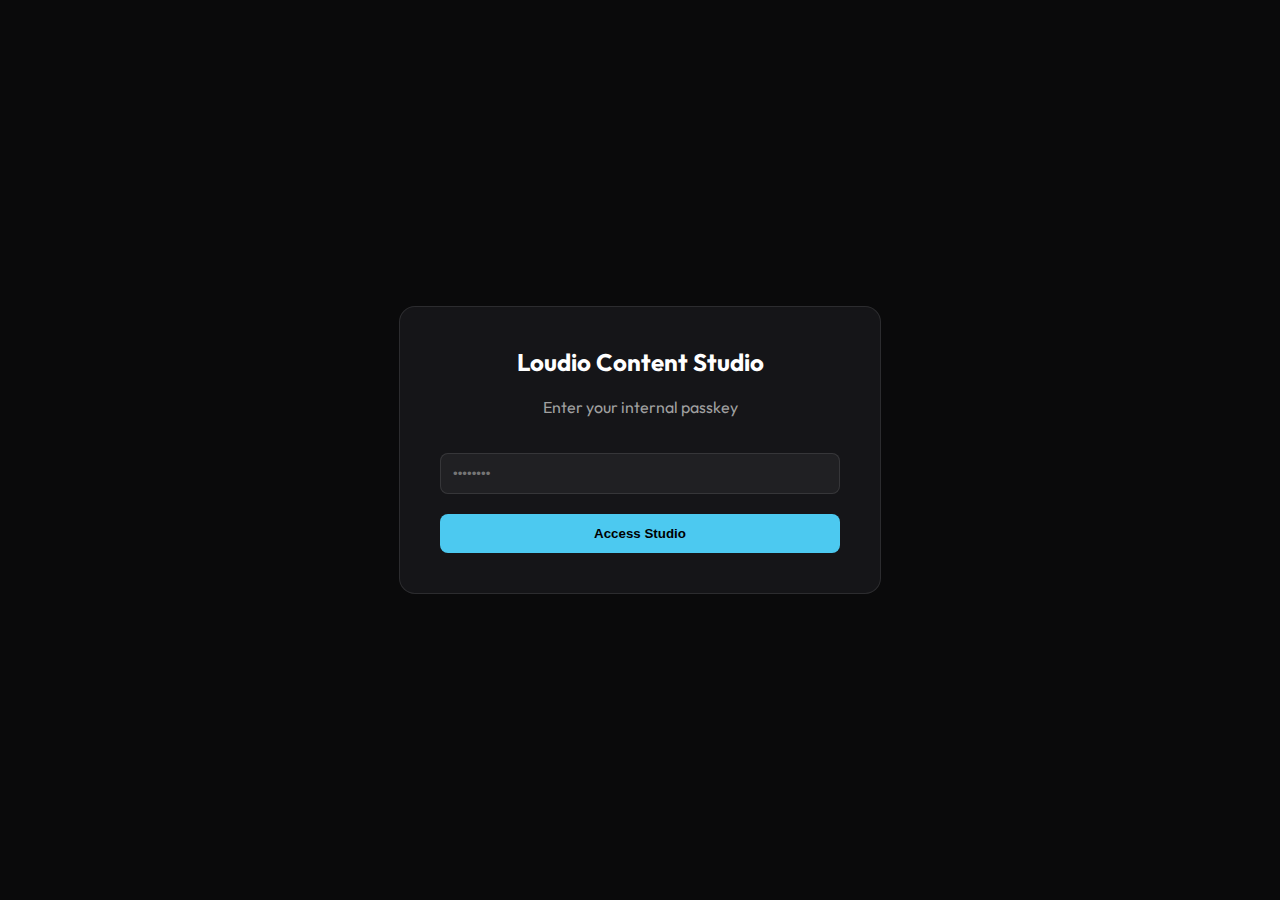
<file: admin.html>
<!DOCTYPE html>
<html lang="en">

<head>
    <meta charset="UTF-8">
    <meta name="viewport" content="width=device-width, initial-scale=1.0">
    <title>Loudio Content Studio | Admin</title>
    <link href="https://fonts.googleapis.com/css2?family=Outfit:wght@300;400;600;700&display=swap" rel="stylesheet">
    <style>
        :root {
            --primary-bg: #0a0a0b;
            --card-bg: #151518;
            --accent-color: #4cc9f0;
            --text-main: #ffffff;
            --text-dim: #a0a0a0;
            --border-color: rgba(255, 255, 255, 0.1);
        }

        body {
            font-family: 'Outfit', sans-serif;
            background-color: var(--primary-bg);
            color: var(--text-main);
            margin: 0;
            display: flex;
            height: 100vh;
        }

        /* Login Overlay */
        #login-overlay {
            position: fixed;
            inset: 0;
            background: var(--primary-bg);
            display: flex;
            align-items: center;
            justify-content: center;
            z-index: 1000;
        }

        .login-box {
            background: var(--card-bg);
            padding: 40px;
            border-radius: 16px;
            border: 1px solid var(--border-color);
            text-align: center;
            width: 100%;
            max-width: 400px;
        }

        input {
            width: 100%;
            padding: 12px;
            margin: 20px 0;
            background: rgba(255, 255, 255, 0.05);
            border: 1px solid var(--border-color);
            border-radius: 8px;
            color: white;
            box-sizing: border-box;
        }

        button {
            padding: 12px 24px;
            background: var(--accent-color);
            border: none;
            border-radius: 8px;
            color: #000;
            font-weight: 600;
            cursor: pointer;
            width: 100%;
        }

        /* Dashboard Layout */
        .sidebar {
            width: 300px;
            border-right: 1px solid var(--border-color);
            padding: 24px;
            display: flex;
            flex-direction: column;
            gap: 12px;
            overflow-y: auto;
        }

        .main-content {
            flex: 1;
            padding: 40px;
            overflow-y: auto;
        }

        .article-item {
            padding: 12px;
            border-radius: 8px;
            cursor: pointer;
            transition: 0.2s;
            border: 1px solid transparent;
        }

        .article-item:hover {
            background: rgba(255, 255, 255, 0.05);
        }

        .article-item.active {
            background: rgba(76, 201, 240, 0.1);
            border-color: var(--accent-color);
        }

        .editor-header {
            display: flex;
            justify-content: space-between;
            align-items: center;
            margin-bottom: 24px;
        }

        textarea {
            width: 100%;
            background: var(--card-bg);
            border: 1px solid var(--border-color);
            border-radius: 8px;
            color: white;
            padding: 16px;
            font-family: inherit;
            resize: vertical;
            min-height: 400px;
        }

        .form-row {
            margin-bottom: 16px;
        }

        label {
            display: block;
            margin-bottom: 8px;
            color: var(--text-dim);
            font-size: 0.9rem;
        }

        .badge {
            font-size: 0.7rem;
            padding: 2px 6px;
            border-radius: 4px;
            text-transform: uppercase;
        }

        .badge-pub {
            background: #4caf50;
            color: white;
        }

        .badge-draft {
            background: #ff9800;
            color: white;
        }

        .hidden {
            display: none !important;
        }
    </style>
</head>

<body>

    <div id="login-overlay">
        <div class="login-box">
            <h2 style="margin-top: 0;">Loudio Content Studio</h2>
            <p style="color: var(--text-dim);">Enter your internal passkey</p>
            <input type="password" id="passkey" placeholder="••••••••">
            <button onclick="checkAuth()">Access Studio</button>
        </div>
    </div>

    <div class="sidebar">
        <div style="display: flex; justify-content: space-between; align-items: center; margin-bottom: 20px;">
            <h3 style="margin: 0;">Articles</h3>
            <button onclick="newArticle()" style="width: auto; padding: 6px 12px;">+ New</button>
        </div>
        <div id="article-list">
            <!-- Items via JS -->
        </div>
    </div>

    <div class="main-content">
        <div id="editor-view" class="hidden">
            <div class="editor-header">
                <h2 id="editor-title-display">New Article</h2>
                <div style="display: flex; gap: 10px;">
                    <button onclick="deleteCurrentArticle()"
                        style="background: transparent; color: #ff5252; border: 1px solid #ff5252; width: auto;">Delete</button>
                    <button onclick="saveCurrentArticle()" style="width: auto;">Publish / Save</button>
                </div>
            </div>

            <div class="form-row">
                <label>Title</label>
                <input type="text" id="art-title" placeholder="The Future of AI Music in Venues">
            </div>

            <div class="form-row">
                <label>Excerpt (Short summary for the card)</label>
                <input type="text" id="art-excerpt" placeholder="How AI is transforming the customer experience...">
            </div>

            <div class="form-row">
                <label>Featured Image URL</label>
                <input type="text" id="art-image" placeholder="https://example.com/image.jpg">
            </div>

            <div class="form-row">
                <label>Content (HTML/Text)</label>
                <textarea id="art-content"></textarea>
            </div>

            <div class="form-row">
                <label>
                    <input type="checkbox" id="art-published" style="width: auto; margin: 0 8px 0 0;">
                    Published (Visible on landing page)
                </label>
            </div>
        </div>
        <div id="empty-state"
            style="height: 100%; display: flex; align-items: center; justify-content: center; color: var(--text-dim);">
            Select an article or create a new one to start.
        </div>
    </div>

    <script>
        const SCRIPT_URL = localStorage.getItem('loudio_gas_url') || '';
        let currentArticles = [];
        let activeArticleId = null;
        let auth_token = '';

        async function checkAuth() {
            const pass = document.getElementById('passkey').value;
            if (!pass || pass.trim() === '') {
                alert('Please enter a passkey');
                return;
            }
            // Token is validated server-side by the GAS backend.
            // Never hardcode the token here — set it in GAS Script Properties.
            auth_token = pass.trim();
            document.getElementById('login-overlay').classList.add('hidden');
            initStudio();
        }

        async function initStudio() {
            if (!SCRIPT_URL) {
                const url = prompt("Please enter your Google Apps Script Web App URL:");
                if (url) {
                    localStorage.setItem('loudio_gas_url', url);
                    location.reload();
                }
                return;
            }
            loadArticles();
        }

        async function loadArticles() {
            try {
                // We need to fetch ALL articles (even unpublished) - GAS needs update or we use action
                const response = await fetch(`${SCRIPT_URL}?action=get_articles`);
                currentArticles = await response.json();
                renderList();
            } catch (e) {
                console.error(e);
            }
        }

        function renderList() {
            const list = document.getElementById('article-list');
            list.innerHTML = '';
            currentArticles.forEach(art => {
                const item = document.createElement('div');
                item.className = `article-item ${activeArticleId === art.id ? 'active' : ''}`;

                const titleEl = document.createElement('div');
                titleEl.style.fontWeight = '600';
                titleEl.textContent = art.title || 'Untitled';

                const metaEl = document.createElement('div');
                metaEl.style.cssText = 'font-size: 0.8rem; color: var(--text-dim); margin-top: 4px;';
                metaEl.textContent = new Date(art.date).toLocaleDateString() + ' ';

                const badge = document.createElement('span');
                badge.className = `badge ${art.published ? 'badge-pub' : 'badge-draft'}`;
                badge.textContent = art.published ? 'Pub' : 'Draft';
                metaEl.appendChild(badge);

                item.appendChild(titleEl);
                item.appendChild(metaEl);
                item.onclick = () => openArticle(art.id);
                list.appendChild(item);
            });
        }

        function openArticle(id) {
            activeArticleId = id;
            const art = currentArticles.find(a => a.id === id);
            document.getElementById('editor-view').classList.remove('hidden');
            document.getElementById('empty-state').classList.add('hidden');

            document.getElementById('art-title').value = art.title;
            document.getElementById('art-excerpt').value = art.excerpt;
            document.getElementById('art-image').value = art.image;
            document.getElementById('art-content').value = art.content;
            document.getElementById('art-published').checked = art.published;

            document.getElementById('editor-title-display').innerText = id ? 'Edit Article' : 'New Article';
            renderList();
        }

        function newArticle() {
            activeArticleId = null;
            document.getElementById('editor-view').classList.remove('hidden');
            document.getElementById('empty-state').classList.add('hidden');

            document.getElementById('art-title').value = '';
            document.getElementById('art-excerpt').value = '';
            document.getElementById('art-image').value = '';
            document.getElementById('art-content').value = '';
            document.getElementById('art-published').checked = false;

            document.getElementById('editor-title-display').innerText = 'New Article';
        }

        async function saveCurrentArticle() {
            const article = {
                id: activeArticleId,
                title: document.getElementById('art-title').value,
                excerpt: document.getElementById('art-excerpt').value,
                image: document.getElementById('art-image').value,
                content: document.getElementById('art-content').value,
                published: document.getElementById('art-published').checked,
                date: new Date().toISOString()
            };

            const btn = document.querySelector('button[onclick="saveCurrentArticle()"]');
            btn.innerText = 'Saving...';
            btn.disabled = true;

            try {
                const res = await fetch(SCRIPT_URL, {
                    method: 'POST',
                    mode: 'no-cors',
                    body: JSON.stringify({
                        action: 'save_article',
                        token: auth_token,
                        article: article
                    })
                });

                alert('Saved successfully! (Wait a few seconds for GAS to sync before refreshing list)');
                setTimeout(loadArticles, 2000);
            } catch (e) {
                alert('Error saving. Check console.');
            } finally {
                btn.innerText = 'Publish / Save';
                btn.disabled = false;
            }
        }

        async function deleteCurrentArticle() {
            if (!activeArticleId) return;
            if (!confirm('Are you sure you want to delete this article?')) return;

            try {
                await fetch(SCRIPT_URL, {
                    method: 'POST',
                    mode: 'no-cors',
                    body: JSON.stringify({
                        action: 'delete_article',
                        token: auth_token,
                        id: activeArticleId
                    })
                });
                activeArticleId = null;
                document.getElementById('editor-view').classList.add('hidden');
                document.getElementById('empty-state').classList.remove('hidden');
                setTimeout(loadArticles, 2000);
            } catch (e) {
                alert('Error deleting.');
            }
        }
    </script>
</body>

</html>
</file>
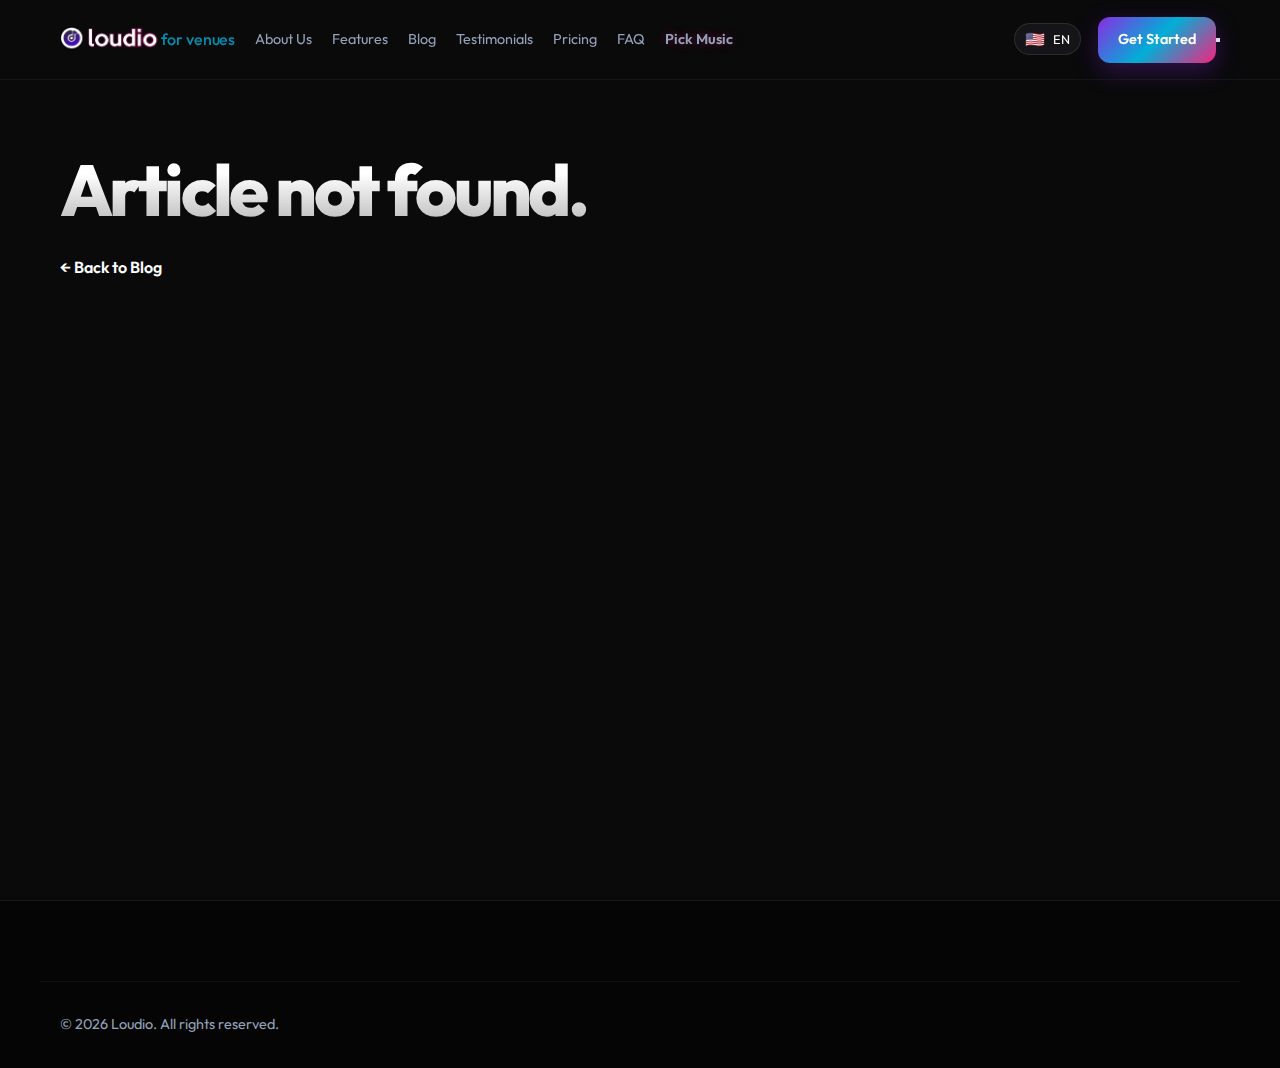
<file: article.html>
<!DOCTYPE html>
<html lang="en">

<head>
    <meta charset="UTF-8">
    <meta name="viewport" content="width=device-width, initial-scale=1.0">
    <title>Article | Loudio</title>
    <link href="https://fonts.googleapis.com/css2?family=Outfit:wght@300;400;600;700&display=swap" rel="stylesheet">
    <link rel="stylesheet" href="style.css">
    <link rel="icon" href="favicon.png" type="image/png">
    <style>
        .article-page {
            padding-top: 150px;
            padding-bottom: 100px;
            background: var(--bg-dark);
            min-height: 100vh;
        }

        .article-hero {
            max-width: 900px;
            margin: 0 auto 50px;
            text-align: center;
        }

        .article-main-image {
            width: 100%;
            height: 500px;
            object-fit: cover;
            border-radius: 30px;
            margin-bottom: 40px;
            box-shadow: 0 20px 60px rgba(0, 0, 0, 0.5);
        }

        .article-body {
            max-width: 800px;
            margin: 0 auto;
            line-height: 1.8;
            font-size: 1.15rem;
            color: var(--text-dim);
        }

        .article-body h2,
        .article-body h3 {
            color: white;
            margin-top: 40px;
            margin-bottom: 20px;
            font-family: 'Outfit', sans-serif;
        }

        .article-meta {
            display: flex;
            justify-content: center;
            gap: 20px;
            margin-bottom: 30px;
            font-size: 0.9rem;
            color: var(--secondary-color);
            text-transform: uppercase;
            letter-spacing: 1px;
            font-weight: 600;
        }

        .back-btn {
            display: inline-flex;
            align-items: center;
            gap: 10px;
            color: white;
            text-decoration: none;
            margin-bottom: 40px;
            font-weight: 600;
            transition: var(--transition);
        }

        .back-btn:hover {
            color: var(--secondary-color);
            transform: translateX(-5px);
        }

        .article-loading {
            text-align: center;
            padding: 100px;
            font-size: 1.5rem;
            color: var(--text-dim);
        }
    </style>
</head>

<body>
    <nav class="navbar">
        <div class="container nav-container">
            <a href="index.html" class="logo">
                <img src="assets/loudio_full_logo.png" alt="Loudio" class="logo-full-img">
                <span class="venue-tag nav-tag-small" data-i18n="nav_tag">for venues</span>
            </a>
            <div class="nav-links">
                <a href="index.html#how-it-works" data-i18n="nav_about">About Us</a>
                <a href="index.html#features" data-i18n="nav_features">Features</a>
                <a href="index.html#blog" data-i18n="nav_blog">Blog</a>
                <a href="index.html#testimonials" data-i18n="nav_testimonials">Testimonials</a>
                <a href="index.html#pricing" data-i18n="nav_pricing">Pricing</a>
                <a href="index.html#faq" data-i18n="nav_faq">FAQ</a>
                <a href="https://loudio.app" class="nav-pick-music" target="_blank">Pick Music</a>
            </div>
            <div class="nav-actions">
                <div class="lang-switcher">
                    <button class="lang-btn lang-btn-compact" id="langBtn">
                        <span class="flag">🇺🇸</span>
                        <span class="lang-name">EN</span>
                    </button>
                    <div class="lang-dropdown" id="langDropdown">
                        <a href="#" class="lang-option active" data-lang="en">
                            <span class="flag">🇺🇸</span> English
                        </a>
                        <a href="#" class="lang-option" data-lang="vi">
                            <span class="flag">🇻🇳</span> Tiếng Việt
                        </a>
                        <a href="#" class="lang-option" data-lang="fr">
                            <span class="flag">🇫🇷</span> Français
                        </a>
                    </div>
                </div>
                <a href="index.html#signup" class="btn btn-primary" data-i18n="nav_cta">Get Started</a>
            </div>
            <button class="mobile-menu-btn">
                <span></span>
                <span></span>
                <span></span>
            </button>
        </div>
    </nav>

    <main class="article-page">
        <div class="container" id="article-container">
            <div class="article-loading">Loading article...</div>
        </div>
    </main>

    <footer class="footer">
        <!-- Re-using footer structure from index.html -->
        <div class="container footer-bottom">
            <p>&copy; 2026 Loudio. All rights reserved.</p>
        </div>
    </footer>

    <script src="translations.js"></script>
    <script src="main.js"></script>
    <script>
        const SCRIPT_URL = 'YOUR_GOOGLE_SCRIPT_URL_HERE'; // User needs to update this

        document.addEventListener('DOMContentLoaded', async () => {
            const urlParams = new URLSearchParams(window.location.search);
            const articleId = urlParams.get('id');
            const container = document.getElementById('article-container');
            const lang = document.documentElement.lang || 'en';
            const dict = translations[lang] || translations['en'];

            console.log('Article Page Loaded. ID:', articleId, 'Lang:', lang);

            // Update initial loading text
            container.innerHTML = `<div class="article-loading">${dict.loading_article}</div>`;

            if (!articleId) {
                console.error('No article ID provided in URL');
                container.innerHTML = `<h1>${dict.article_not_found}</h1><a href="./index.html#blog" class="back-btn">${dict.back_to_blog}</a>`;
                return;
            }

            // Dummy data check
            if (articleId.startsWith('dummy')) {
                const dummies = {
                    dummy1: {
                        title: "The Future of Venue Soundscapes: Your DJ is a Bot (And He's Nicer Than Steve)",
                        content: `
                            <h2>Why Your Vibe is Currently a Hot Mess</h2>
                            <p>Let's be honest: your current soundscape probably depends on a Spotify playlist titled "Vibe 2024" that someone's cousin created. Or worse, a human DJ named Steve who refuses to play anything but 140 BPM deep house even during Sunday brunch. Research shows that <strong>75% of business owners believe music helps them stand out</strong> (BMI, 2023), but if your music is standing out like a neon-green tuxedo at a funeral, you have a problem.</p>
                            
                            <p>AI is here to fix that. Unlike Steve, AI doesn't have an ego. It doesn't care if you don't like its underground remixes. It cares about data. AI analyzes the room's energy like a mother-in-law looking for dust on a bookshelf. According to a study by the <em>Journal of Service Research</em> (2019), "sensory stimuli in servicescapes," particularly music, accounts for as much as 30% of perceived service quality. In layman's terms: buy some AI or your customers will think your coffee tastes like regret.</p>
                            
                            <h3>The Science of Selective Hearing</h3>
                            <p>Studies found that background music can influence how much people spend; specifically, faster tempos can move people out faster—increasing table turnover by up to 11% during lunch rushes—while slower tempos encourage lingering and that extra round of mimosas (Milliman, 1982). This is known as "Arousal Theory." When the BPM hits 130+, your heart rate actually increases, making you chew faster. Loudio's AI handles this transition smoother than a buttered penguin on an ice slide.</p>
                            
                            <p>Furthermore, a 2014 study from the University of Oxford found that high-pitched sounds enhance the perception of sweetness, while low-pitched brassy sounds enhance bitterness. Our AI doesn't just play tracks; it manipulates the very molecules of your guest's experience. If you're serving a $15 dessert, we're playing the musical equivalent of powdered sugar. If Steve is playing heavy metal during dessert, he's basically pouring salt in their mouths.</p>
                            
                            <blockquote>"The AI is so good, it actually played 'All I Want for Christmas Is You' the exact second my sanity left the building on December 24th." - Anonymous Bar Manager</blockquote>
                        `,
                        image: "https://images.unsplash.com/photo-1514525253361-bee8718a74a1?auto=format&fit=crop&w=800&q=80",
                        date: new Date().toISOString(),
                        author: "Loudio Team"
                    },
                    dummy2: {
                        title: "Boosting ROI: How to Get Paid When Your Customers Have Bad Taste",
                        content: `
                            <h2>Money, Money, Money (And a Bit of 'Baby Shark')</h2>
                            <p>Did you know that <strong>dwell time increases by up to 40% when the music is 'right'</strong>? (Mood Media, 2022). But what's even better than people staying longer? People paying you to play their favorite songs. It's like a legalized bribe, and everyone wins. Except maybe the person forced to listen to 'Wonderwall' for the third time tonight.</p>
                            
                            <p>The Digital Jukebox isn't just a tool; it's a social experiment. We've seen venues increase their nightly revenue by 10-15% just through song requests. People will literally pay $5 to skip their friend's terrible choice of 10-minute experimental jazz. It's basically a "Save the Vibe" tax. In a landmark study published in the <em>Psychology of Music</em> (2011), researchers found that jukeboxes that allowed "priority voting" (paying to move a song up) increased total per-capita spending by nearly double vs. static playlists.</p>
                            
                            <h3>The 'Despacito' Multiplier</h3>
                            <p>Imagine this: A group enters. One joker requests 'Despacito'. Another table, fearing for their lives, pays $10 to bump their classic rock request to the top. The first table counters with $15. You, the owner, are now making money from a musical arms race. According to the <em>Journal of Applied Social Psychology</em>, music choice directly impacts consumer behavior—and apparently, people are very motivated by spite. Spite, as it turns out, has a very high Profit Margin.</p>
                            
                            <p>Loudio handles the payments, the queue, and the inevitable arguments. A 2017 white paper by the <em>International Hospitality Institute</em> noted that frictionless mobile payments in "Interactive Environments" reduce the 'Pain of Paying' (Prelec & Loewenstein, 1998) by up to 22%. By the time they realize they've spent $50 on Taylor Swift, they're already having too much fun to care. You just watch the numbers go up and think about which tropical island you'll visit when the 'Baby Shark' royalties kick in.</p>
                        `,
                        image: "https://images.unsplash.com/photo-1470225620780-dba8ba36b745?auto=format&fit=crop&w=800&q=80",
                        date: new Date().toISOString(),
                        author: "Loudio Team"
                    },
                    dummy3: {
                        title: "Vibe-Setting 101: Preventing Musical Mosh Pits at Vegan Bakeries",
                        content: `
                            <h2>The Art of Not Ruining Brunch</h2>
                            <p>There's a fine line between a "lively atmosphere" and "the sound of a jet engine in a library." The psychology of music shows that <strong>consonant (pleasant) music leads to more positive brand associations</strong> (Knoblich, 2012). Conversely, playing death metal while someone is trying to eat a delicate almond croissant is what we call "A Very Bad Idea." It's musical cognitive dissonance, and it makes people want to leave. Fast.</p>
                            
                            <p>Tip #1: Know your BPM. 70-100 BPM is for chilling. 120+ BPM is for when you want people to finish their coffee and leave so you can reset the table. It's the musical equivalent of a friendly "Get out" nudge. Research from the <em>Journal of Marketing</em> (2018) suggests that background sound volume also affects food choice: low volume promotes healthy choices, while high volume increases the likelihood of ordering high-calorie comfort foods. If you're a gym cafe, turn it down. If you sell burgers, crank it up.</p>
                            
                            <h3>Avoid the "Vibe Collision"</h3>
                            <p>A "Vibe Collision" happens when a guest requests 'Slayer' in the middle of a romantic Valentine's Day dinner. With Loudio, you can set "Vibe Guardrails." This means the AI filters requests to ensure they actually match the mood you've spent thousands on decor to create. A study by <em>Hargreaves and North</em> (1997) proved that "Fitness for Purpose" is the single most important factor in whether customers enjoy background music. If the music fits the decor, they'll rate your food higher. If it doesn't, they'll think your pasta is 'confused'.</p>
                            
                            <p>Remember: You are the God of your venue's atmosphere. Use your power wisely. Or just let the AI do it, because it doesn't get distracted by a cute puppy walking past the window. Loudio ensures that your sonic identity is protected while your guests feel like they have the wheel. It's the ultimate 'Illusion of Control' (Langer, 1975), and it works every single time.</p>
                        `,
                        image: "https://images.unsplash.com/photo-1493225255756-d9584f8606e9?auto=format&fit=crop&w=800&q=80",
                        date: new Date().toISOString(),
                        author: "Loudio Team"
                    },
                    // Vietnamese versions
                    dummy1_vi: {
                        title: "Tương Lai Âm Nhạc: AI DJ Tốt Hơn Anh DJ Steve",
                        content: `
                            <h2>Tại Sao 'Vibe' Quán Bạn Đang Là Thảm Họa</h2>
                            <p>Thành thật mà nói: không gian âm nhạc quán bạn có lẽ phụ thuộc vào playlist Spotify tên 'Vibe 2024' do anh em họ ai đó tạo. Hoặc tệ hơn, một DJ tên Steve cứ khăng khăng chơi deep house 140 BPM ngay cả lúc brunch Chủ nhật. Nghiên cứu cho thấy <strong>75% chủ doanh nghiệp tin rằng âm nhạc giúp họ nổi bật</strong> (BMI, 2023), nhưng nếu quán bạn nổi bật như bộ vest xanh neon trong đám tang, thì đó là vấn đề.</p>
                            
                            <p>AI đến để sửa chữa điều đó. Không giống Steve, AI không có cái tôi. Nó không quan tâm bạn có thích remix underground của nó hay không. Nó quan tâm đến dữ liệu. AI phân tích năng lượng căn phòng như bà mẹ chồng tìm bụi trên kệ sách. Theo nghiên cứu của <em>Journal of Service Research</em> (2019), "kích thích giác quan trong không gian dịch vụ", đặc biệt là âm nhạc, chiếm tới 30% chất lượng dịch vụ cảm nhận. Nói cho dễ hiểu: mua AI đi, không thì khách sẽ nghĩ cà phê của bạn vị như hối hận.</p>
                            
                            <h3>Khoa Học Về 'Nghe Chọn Lọc'</h3>
                            <p>Các nghiên cứu cho thấy nhạc nền có thể ảnh hưởng đến việc mọi người chi tiêu bao nhiêu; cụ thể, nhịp độ nhanh hơn có thể đẩy người ra ngoài nhanh hơn—tăng tốc độ luân chuyển bàn lên tới 11% trong giờ ăn trưa—trong khi nhịp độ chậm hơn khuyến khích nán lại và gọi thêm một ly mimosa (Milliman, 1982). Đây được gọi là "Lý thuyết Kích thích." Khi BPM chạm ngưỡng 130+, nhịp tim bạn thực sự tăng lên, khiến bạn nhai nhanh hơn. AI của Loudio xử lý quá trình chuyển đổi này mượt hơn cả chim cánh cụt bơ trượt trên băng.</p>
                            
                            <p>Hơn nữa, một nghiên cứu năm 2014 từ Đại học Oxford phát hiện rằng âm thanh cao làm tăng cảm nhận vị ngọt, trong khi âm thanh trầm làm tăng vị đắng. AI của chúng tôi không chỉ phát nhạc; nó điều khiển chính phân tử trải nghiệm của khách. Nếu bạn phục vụ món tráng miệng $15, chúng tôi đang phát 'đường bột âm nhạc'. Nếu Steve chơi heavy metal lúc tráng miệng, anh ấy đang rắc muối vào miệng khách.</p>
                            
                            <blockquote>"AI giỏi đến mức nó thực sự phát 'All I Want for Christmas Is You' đúng giây phút tôi mất lý trí vào ngày 24/12." - Quản lý quán bar ẩn danh</blockquote>
                        `,
                        image: "https://images.unsplash.com/photo-1514525253361-bee8718a74a1?auto=format&fit=crop&w=800&q=80",
                        date: new Date().toISOString(),
                        author: "Đội Loudio"
                    },
                    dummy2_vi: {
                        title: "Tăng Doanh Thu: Kiếm Tiền Từ Gu Nhạc 'Độc Lạ' Của Khách",
                        content: `
                            <h2>Tiền, Tiền, Tiền (Và Một Chút 'Baby Shark')</h2>
                            <p>Bạn có biết rằng <strong>thời gian ở lại tăng tới 40% khi nhạc 'đúng gu'</strong>? (Mood Media, 2022). Nhưng điều gì còn tốt hơn việc mọi người ở lại lâu? Họ trả tiền để bạn phát bài hát yêu thích của họ. Như một hối lộ hợp pháp, và mọi người đều thắng. Trừ người bị ép nghe 'Wonderwall' lần thứ ba đêm nay.</p>
                            
                            <p>Digital Jukebox không chỉ là công cụ; nó là thí nghiệm xã hội. Chúng tôi thấy các địa điểm tăng doanh thu đêm 10-15% chỉ qua yêu cầu bài hát. Mọi người sẽ trả $5 để bỏ qua lựa chọn jazz thử nghiệm 10 phút kinh khủng của bạn họ. Về cơ bản nó là "Thuế Cứu Vibe". Trong nghiên cứu mang tính bước ngoặt được xuất bản trên <em>Psychology of Music</em> (2011), các nhà nghiên cứu phát hiện rằng jukebox cho phép "bỏ phiếu ưu tiên" (trả tiền để đẩy bài hát lên) tăng tổng chi tiêu bình quân đầu người gần gấp đôi so với playlist tĩnh.</p>
                            
                            <h3>Hệ Số Nhân 'Despacito'</h3>
                            <p>Tưởng tượng thế này: Một nhóm vào. Một tên hề yêu cầu 'Despacito'. Bàn khác, sợ hãi mất mạng, trả $10 để đẩy yêu cầu rock cổ điển lên đầu. Bàn đầu phản công bằng $15. Bạn, chủ quán, đang kiếm tiền từ cuộc chạy đua vũ trang âm nhạc. Theo <em>Journal of Applied Social Psychology</em>, lựa chọn nhạc tác động trực tiếp đến hành vi tiêu dùng—và rõ ràng, mọi người rất được thúc đẩy bởi mối thù. Mối thù, hóa ra, có Tỷ suất Lợi nhuận rất cao.</p>
                            
                            <p>Loudio xử lý thanh toán, hàng đợi và những tranh cãi không thể tránh khỏi. Một white paper năm 2017 của <em>International Hospitality Institute</em> lưu ý rằng thanh toán di động không ma sát trong "Môi trường Tương tác" giảm 'Nỗi Đau Khi Trả Tiền' (Prelec & Loewenstein, 1998) tới 22%. Khi họ nhận ra đã chi $50 cho Taylor Swift, họ đang vui quá nên không quan tâm. Bạn chỉ xem con số tăng và nghĩ về hòn đảo nhiệt đới sẽ đến khi tiền bản quyền 'Baby Shark' về.</p>
                        `,
                        image: "https://images.unsplash.com/photo-1470225620780-dba8ba36b745?auto=format&fit=crop&w=800&q=80",
                        date: new Date().toISOString(),
                        author: "Đội Loudio"
                    },
                    dummy3_vi: {
                        title: "Tạo 'Vibe': Tránh Mosh Pit Tại Tiệm Bánh Chay",
                        content: `
                            <h2>Nghệ Thuật Không Phá Hỏng Brunch</h2>
                            <p>Có ranh giới mỏng manh giữa "không khí sôi động" và "tiếng động cơ phản lực trong thư viện." Tâm lý học âm nhạc cho thấy <strong>nhạc hài hòa (dễ nghe) dẫn đến liên kết thương hiệu tích cực hơn</strong> (Knoblich, 2012). Ngược lại, chơi death metal khi ai đó đang cố ăn bánh hạnh nhân tinh tế là điều chúng tôi gọi là "Ý Tưởng Rất Tệ". Đó là sự bất hòa nhận thức âm nhạc, và nó khiến mọi người muốn rời đi. Nhanh.</p>
                            
                            <p>Mẹo #1: Biết BPM của bạn. 70-100 BPM để thư giãn. 120+ BPM là khi bạn muốn mọi người uống xong cà phê và rời đi để bạn dọn bàn. Nó là cái húc 'Ra ngoài đi' thân thiện phiên bản âm nhạc. Nghiên cứu từ <em>Journal of Marketing</em> (2018) cho thấy âm lượng nền cũng ảnh hưởng đến lựa chọn thức ăn: âm lượng thấp thúc đẩy lựa chọn lành mạnh, trong khi âm lượng cao tăng khả năng gọi món ăn calo cao. Nếu bạn là quán gym cafe, giảm âm lượng xuống. Nếu bạn bán burger, tăng lên.</p>
                            
                            <h3>Tránh "Vibe Collision"</h3>
                            <p>"Vibe Collision" xảy ra khi khách yêu cầu 'Slayer' giữa bữa tối Valentine lãng mạn. Với Loudio, bạn có thể đặt "Rào Vibe". Điều này có nghĩa AI lọc yêu cầu để đảm bảo chúng thực sự phù hợp với tâm trạng bạn đã chi hàng nghìn đô cho trang trí. Một nghiên cứu của <em>Hargreaves và North</em> (1997) chứng minh rằng "Phù Hợp Với Mục Đích" là yếu tố quan trọng nhất để khách hàng thích nhạc nền. Nếu nhạc phù hợp với trang trí, họ sẽ đánh giá đồ ăn cao hơn. Nếu không, họ sẽ nghĩ pasta của bạn 'bối rối'.</p>
                            
                            <p>Nhớ: Bạn là Thần của không khí quán. Dùng quyền lực khôn ngoan. Hoặc để AI làm, vì nó không bị phân tâm bởi chú chó dễ thương đi ngang cửa sổ. Loudio đảm bảo bản sắc âm thanh của bạn được bảo vệ trong khi khách cảm thấy như họ đang cầm lái. Đó là 'Ảo Giác Kiểm Soát' tối thượng (Langer, 1975), và nó hiệu quả mọi lúc.</p>
                        `,
                        image: "https://images.unsplash.com/photo-1493225255756-d9584f8606e9?auto=format&fit=crop&w=800&q=80",
                        date: new Date().toISOString(),
                        author: "Đội Loudio"
                    }
                };
                renderArticle(dummies[articleId], dict);
                return;
            }

            try {
                // Fetch articles and filter by ID
                const response = await fetch(`${SCRIPT_URL}?action=get_articles`);
                const articles = await response.json();
                const article = articles.find(a => a.id == articleId);

                if (article) {
                    renderArticle(article, dict);
                } else {
                    container.innerHTML = `<h1>${dict.article_not_found}</h1><a href="index.html#blog" class="back-btn">${dict.back_to_blog}</a>`;
                }
            } catch (error) {
                console.error(error);
                container.innerHTML = `<h1>${dict.article_not_found}</h1><a href="index.html#blog" class="back-btn">${dict.back_to_blog}</a>`;
            }
        });

        function renderArticle(art, dict) {
            const container = document.getElementById('article-container');
            container.innerHTML = `
                <a href="index.html#blog" class="back-btn">${dict.back_to_blog}</a>
                <article class="article-hero">
                    <div class="article-meta">
                        <span>${new Date(art.date).toLocaleDateString()}</span>
                        <span>•</span>
                        <span>${dict.by_author} ${art.author || 'Loudio Team'}</span>
                    </div>
                    <h1 class="hero-title">${art.title}</h1>
                </article>
                <img src="${art.image || 'https://images.unsplash.com/photo-1459749411177-042180ce6742?auto=format&fit=crop&w=800&q=80'}" class="article-main-image" alt="${art.title}">
                <div class="article-body">
                    ${art.content}
                </div>
                <div style="text-align: center; margin-top: 60px;">
                    <a href="index.html#signup" class="btn btn-primary">${dict.article_cta}</a>
                </div>
            `;
        }
    </script>
</body>

</html>
</file>
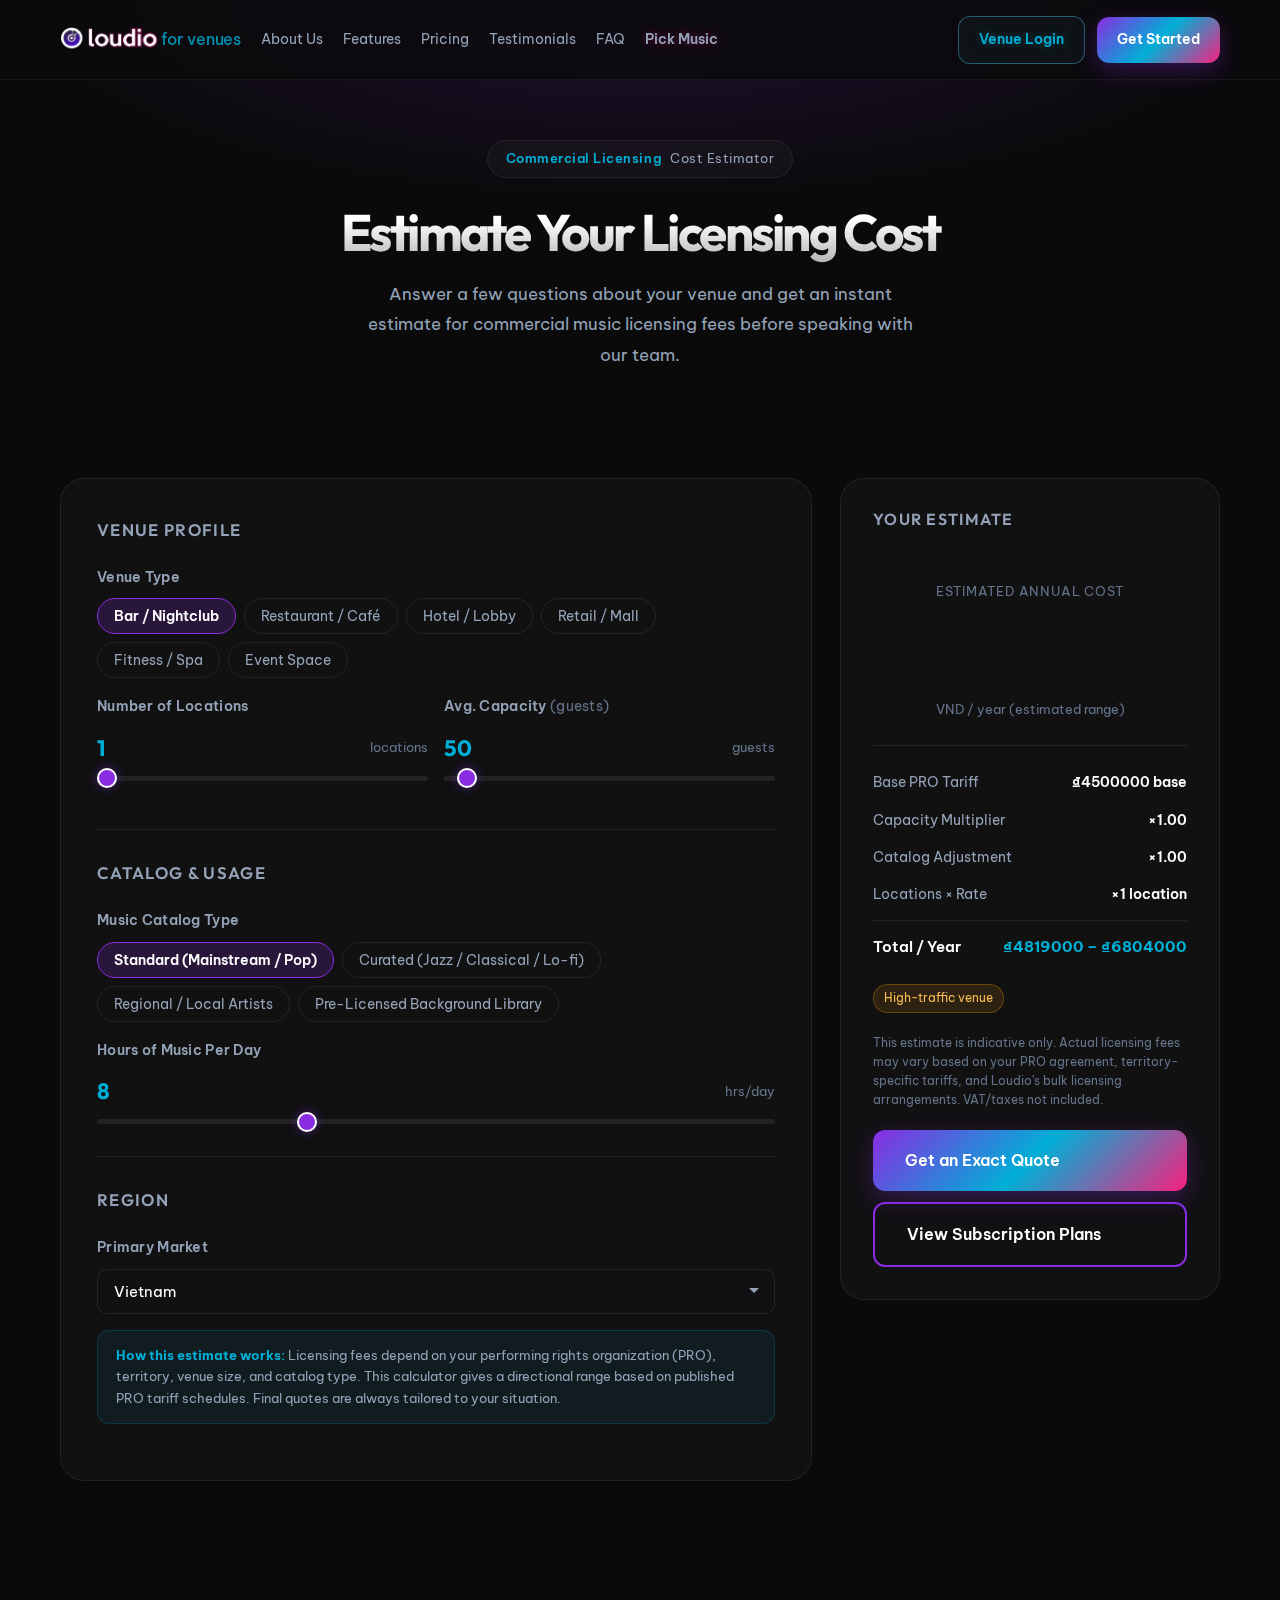
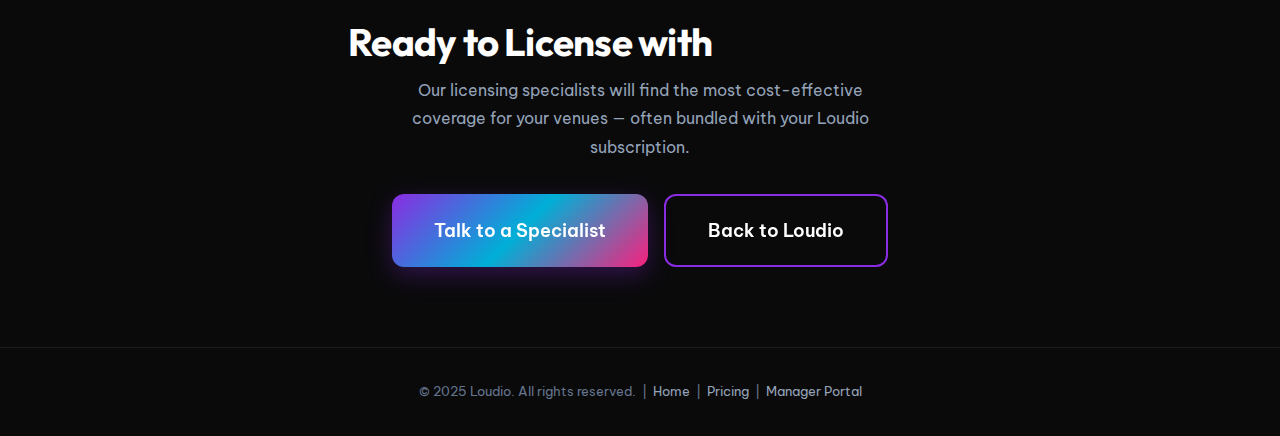
<file: licensing-calculator.html>
<!DOCTYPE html>
<html lang="en">

<head>
    <meta charset="UTF-8">
    <meta name="viewport" content="width=device-width, initial-scale=1.0">
    <meta name="description"
        content="Loudio Commercial Licensing Cost Calculator — estimate public performance licensing fees for your venue.">
    <title>Commercial Licensing Calculator | Loudio</title>
    <link rel="preconnect" href="https://fonts.googleapis.com">
    <link rel="preconnect" href="https://fonts.gstatic.com" crossorigin>
    <link
        href="https://fonts.googleapis.com/css2?family=Be+Vietnam+Pro:wght@300;400;600;700&family=Outfit:wght@300;400;600;700&display=swap"
        rel="stylesheet">
    <link rel="stylesheet" href="style.css">
    <link rel="icon" href="favicon.png" type="image/png">
    <style>
        /* ── Calculator Page Styles ───────────────────────────────── */
        .calc-hero {
            padding: 140px 0 60px;
            text-align: center;
            position: relative;
            overflow: hidden;
        }

        .calc-hero::before {
            content: '';
            position: absolute;
            inset: 0;
            background: radial-gradient(ellipse 70% 60% at 50% 0%,
                    hsla(271, 76%, 53%, 0.18) 0%,
                    transparent 70%);
            pointer-events: none;
        }

        .calc-hero-badge {
            display: inline-flex;
            align-items: center;
            gap: 8px;
            background: var(--glass-bg);
            border: 1px solid var(--glass-border);
            backdrop-filter: blur(var(--glass-blur));
            padding: 6px 18px;
            border-radius: 999px;
            font-size: 0.82rem;
            color: var(--text-muted);
            margin-bottom: 24px;
            letter-spacing: 0.04em;
        }

        .calc-hero-badge span {
            color: var(--secondary-color);
            font-weight: 600;
        }

        .calc-hero h1 {
            font-family: 'Outfit', var(--font-main);
            font-size: clamp(2rem, 5vw, 3.2rem);
            font-weight: 700;
            line-height: 1.2;
            margin-bottom: 16px;
        }

        .calc-hero p {
            color: var(--text-muted);
            max-width: 560px;
            margin: 0 auto 48px;
            font-size: 1.05rem;
        }

        /* ── Layout ───────────────────────────────────────────────── */
        .calc-layout {
            display: grid;
            grid-template-columns: 1fr 380px;
            gap: 28px;
            align-items: start;
            padding-bottom: 80px;
        }

        @media (max-width: 900px) {
            .calc-layout {
                grid-template-columns: 1fr;
            }
        }

        /* ── Form Card ───────────────────────────────────────────── */
        .calc-card {
            background: var(--glass-bg);
            border: 1px solid var(--glass-border);
            backdrop-filter: blur(var(--glass-blur));
            border-radius: var(--border-radius-lg);
            padding: 36px;
        }

        .calc-section-title {
            font-family: 'Outfit', var(--font-main);
            font-size: 1.05rem;
            font-weight: 600;
            color: var(--text-muted);
            text-transform: uppercase;
            letter-spacing: 0.08em;
            margin-bottom: 20px;
            margin-top: 32px;
            padding-top: 28px;
            border-top: 1px solid var(--border-color);
        }

        .calc-card .calc-section-title:first-child {
            margin-top: 0;
            padding-top: 0;
            border-top: none;
        }

        .form-row {
            display: grid;
            grid-template-columns: 1fr 1fr;
            gap: 16px;
        }

        @media (max-width: 600px) {
            .form-row {
                grid-template-columns: 1fr;
            }
        }

        .form-group {
            display: flex;
            flex-direction: column;
            gap: 8px;
            margin-bottom: 16px;
        }

        .form-group label {
            font-size: 0.88rem;
            font-weight: 600;
            color: var(--text-muted);
            letter-spacing: 0.02em;
        }

        .form-group label .hint {
            font-weight: 400;
            color: var(--text-dim);
        }

        .form-control {
            background: hsla(240, 8%, 8%, 0.7);
            border: 1px solid var(--border-color);
            border-radius: 10px;
            padding: 12px 16px;
            color: var(--text-main);
            font-family: var(--font-main);
            font-size: 0.95rem;
            outline: none;
            transition: border-color 0.25s ease, box-shadow 0.25s ease;
            appearance: none;
            width: 100%;
        }

        .form-control:focus {
            border-color: var(--primary-color);
            box-shadow: 0 0 0 3px hsla(271, 76%, 53%, 0.18);
        }

        select.form-control {
            background-image: url("data:image/svg+xml,%3Csvg xmlns='http://www.w3.org/2000/svg' width='12' height='8' viewBox='0 0 12 8'%3E%3Cpath fill='%2394a3b8' d='M1 1l5 5 5-5'/%3E%3C/svg%3E");
            background-repeat: no-repeat;
            background-position: right 14px center;
            padding-right: 36px;
            cursor: pointer;
        }

        select.form-control option {
            background: hsl(244, 18%, 13%);
            color: var(--text-main);
        }

        /* Range input */
        .range-wrapper {
            display: flex;
            flex-direction: column;
            gap: 8px;
        }

        .range-display {
            display: flex;
            justify-content: space-between;
            align-items: center;
        }

        .range-value {
            font-family: 'Outfit', var(--font-main);
            font-size: 1.4rem;
            font-weight: 700;
            color: var(--secondary-color);
        }

        input[type="range"] {
            -webkit-appearance: none;
            appearance: none;
            width: 100%;
            height: 5px;
            background: var(--border-color);
            border-radius: 999px;
            outline: none;
            cursor: pointer;
        }

        input[type="range"]::-webkit-slider-thumb {
            -webkit-appearance: none;
            appearance: none;
            width: 20px;
            height: 20px;
            border-radius: 50%;
            background: var(--primary-color);
            border: 2px solid white;
            box-shadow: 0 0 10px hsla(271, 76%, 53%, 0.5);
            transition: transform 0.2s ease, box-shadow 0.2s ease;
        }

        input[type="range"]::-webkit-slider-thumb:hover {
            transform: scale(1.2);
            box-shadow: 0 0 16px hsla(271, 76%, 53%, 0.7);
        }

        /* Chip selectors */
        .chip-group {
            display: flex;
            flex-wrap: wrap;
            gap: 8px;
        }

        .chip {
            padding: 8px 16px;
            border-radius: 999px;
            border: 1px solid var(--border-color);
            background: transparent;
            color: var(--text-muted);
            font-family: var(--font-main);
            font-size: 0.85rem;
            cursor: pointer;
            transition: all 0.2s ease;
        }

        .chip:hover {
            border-color: var(--primary-color);
            color: var(--text-main);
        }

        .chip.active {
            background: hsla(271, 76%, 53%, 0.2);
            border-color: var(--primary-color);
            color: var(--text-main);
            font-weight: 600;
        }

        /* ── Results Card ────────────────────────────────────────── */
        .results-card {
            background: var(--glass-bg);
            border: 1px solid var(--glass-border);
            backdrop-filter: blur(var(--glass-blur));
            border-radius: var(--border-radius-lg);
            padding: 32px;
            position: sticky;
            top: 100px;
        }

        .results-card h3 {
            font-family: 'Outfit', var(--font-main);
            font-size: 1rem;
            font-weight: 600;
            color: var(--text-muted);
            text-transform: uppercase;
            letter-spacing: 0.08em;
            margin-bottom: 28px;
        }

        .estimate-total {
            text-align: center;
            padding: 24px 0;
            border-bottom: 1px solid var(--border-color);
            margin-bottom: 24px;
        }

        .estimate-label {
            font-size: 0.82rem;
            color: var(--text-dim);
            text-transform: uppercase;
            letter-spacing: 0.06em;
            margin-bottom: 6px;
        }

        .estimate-range {
            font-family: 'Outfit', var(--font-main);
            font-size: clamp(1.6rem, 4vw, 2.2rem);
            font-weight: 700;
            background: var(--gradient-main);
            -webkit-background-clip: text;
            -webkit-text-fill-color: transparent;
            background-clip: text;
            line-height: 1.2;
        }

        .estimate-period {
            font-size: 0.8rem;
            color: var(--text-dim);
            margin-top: 4px;
        }

        .breakdown-list {
            display: flex;
            flex-direction: column;
            gap: 12px;
            margin-bottom: 24px;
        }

        .breakdown-item {
            display: flex;
            justify-content: space-between;
            align-items: center;
            font-size: 0.88rem;
        }

        .breakdown-item .item-label {
            color: var(--text-muted);
        }

        .breakdown-item .item-value {
            font-weight: 600;
            color: var(--text-main);
        }

        .breakdown-item.total-row {
            padding-top: 12px;
            border-top: 1px solid var(--border-color);
            font-size: 0.95rem;
        }

        .breakdown-item.total-row .item-label {
            color: var(--text-main);
            font-weight: 600;
        }

        .breakdown-item.total-row .item-value {
            color: var(--secondary-color);
            font-weight: 700;
        }

        .disclaimer {
            font-size: 0.75rem;
            color: var(--text-dim);
            line-height: 1.6;
            margin-bottom: 20px;
        }

        /* Factor badges */
        .factor-tags {
            display: flex;
            flex-wrap: wrap;
            gap: 6px;
            margin-bottom: 20px;
        }

        .factor-tag {
            font-size: 0.72rem;
            padding: 3px 10px;
            border-radius: 999px;
            background: hsla(271, 76%, 53%, 0.12);
            border: 1px solid hsla(271, 76%, 53%, 0.3);
            color: var(--primary-hover);
        }

        .factor-tag.green {
            background: hsla(142, 70%, 40%, 0.12);
            border-color: hsla(142, 70%, 40%, 0.3);
            color: hsl(142, 70%, 60%);
        }

        .factor-tag.amber {
            background: hsla(38, 92%, 50%, 0.12);
            border-color: hsla(38, 92%, 50%, 0.3);
            color: hsl(38, 92%, 65%);
        }

        /* ── Info boxes ──────────────────────────────────────────── */
        .info-box {
            background: hsla(191, 100%, 42%, 0.07);
            border: 1px solid hsla(191, 100%, 42%, 0.2);
            border-radius: 12px;
            padding: 14px 18px;
            font-size: 0.84rem;
            color: var(--text-muted);
            line-height: 1.6;
            margin-bottom: 20px;
        }

        .info-box strong {
            color: var(--secondary-color);
        }

        /* ── CTA ─────────────────────────────────────────────────── */
        .cta-section {
            text-align: center;
            padding: 60px 0 80px;
        }

        .cta-section h2 {
            font-family: 'Outfit', var(--font-main);
            font-size: clamp(1.6rem, 3.5vw, 2.4rem);
            font-weight: 700;
            margin-bottom: 12px;
        }

        .cta-section p {
            color: var(--text-muted);
            margin-bottom: 32px;
            max-width: 480px;
            margin-left: auto;
            margin-right: auto;
        }

        .cta-buttons {
            display: flex;
            gap: 16px;
            justify-content: center;
            flex-wrap: wrap;
        }

        /* ── Footer ──────────────────────────────────────────────── */
        .page-footer {
            border-top: 1px solid var(--border-color);
            padding: 32px 0;
            text-align: center;
            color: var(--text-dim);
            font-size: 0.82rem;
        }

        .page-footer a {
            color: var(--text-muted);
            transition: color 0.2s ease;
        }

        .page-footer a:hover {
            color: var(--text-main);
        }
    </style>
</head>

<body>
    <!-- Navigation -->
    <nav class="navbar">
        <div class="container nav-container">
            <a href="index.html" class="logo">
                <img src="assets/loudio_full_logo.png" alt="Loudio" class="logo-full-img">
                <span class="venue-tag nav-tag-small">for venues</span>
            </a>
            <div class="nav-links">
                <a href="index.html#how-it-works">About Us</a>
                <a href="index.html#features">Features</a>
                <a href="index.html#pricing">Pricing</a>
                <a href="index.html#testimonials">Testimonials</a>
                <a href="index.html#faq">FAQ</a>
                <a href="https://loudio.app" class="nav-pick-music" target="_blank" rel="noopener noreferrer">Pick Music</a>
            </div>
            <div class="nav-actions">
                <a href="https://loudiomanager.com" class="btn btn-glass" target="_blank" rel="noopener noreferrer">Venue Login</a>
                <a href="index.html#signup" class="btn btn-primary">Get Started</a>
            </div>
            <div class="mobile-menu-btn" aria-label="Toggle Navigation Menu" role="button" aria-expanded="false">
                <span></span>
                <span></span>
                <span></span>
            </div>
        </div>
    </nav>

    <!-- Hero -->
    <section class="calc-hero">
        <div class="container">
            <div class="calc-hero-badge">
                <span>Commercial Licensing</span> Cost Estimator
            </div>
            <h1>Estimate Your <span class="text-gradient">Licensing Cost</span></h1>
            <p>Answer a few questions about your venue and get an instant estimate for commercial music licensing fees before speaking with our team.</p>
        </div>
    </section>

    <!-- Calculator -->
    <div class="container">
        <div class="calc-layout">

            <!-- Form -->
            <div class="calc-card">

                <!-- Venue Profile -->
                <p class="calc-section-title">Venue Profile</p>

                <div class="form-group">
                    <label>Venue Type</label>
                    <div class="chip-group" id="venueTypeGroup">
                        <button class="chip active" data-value="bar">Bar / Nightclub</button>
                        <button class="chip" data-value="restaurant">Restaurant / Café</button>
                        <button class="chip" data-value="hotel">Hotel / Lobby</button>
                        <button class="chip" data-value="retail">Retail / Mall</button>
                        <button class="chip" data-value="fitness">Fitness / Spa</button>
                        <button class="chip" data-value="event">Event Space</button>
                    </div>
                </div>

                <div class="form-row">
                    <div class="form-group">
                        <label>Number of Locations</label>
                        <div class="range-wrapper">
                            <div class="range-display">
                                <span class="range-value" id="locCount">1</span>
                                <span style="font-size:0.8rem; color: var(--text-dim);">locations</span>
                            </div>
                            <input type="range" id="locSlider" min="1" max="50" value="1">
                        </div>
                    </div>
                    <div class="form-group">
                        <label>Avg. Capacity <span class="hint">(guests)</span></label>
                        <div class="range-wrapper">
                            <div class="range-display">
                                <span class="range-value" id="capCount">50</span>
                                <span style="font-size:0.8rem; color: var(--text-dim);">guests</span>
                            </div>
                            <input type="range" id="capSlider" min="10" max="1000" step="10" value="50">
                        </div>
                    </div>
                </div>

                <!-- Catalog & Usage -->
                <p class="calc-section-title">Catalog &amp; Usage</p>

                <div class="form-group">
                    <label>Music Catalog Type</label>
                    <div class="chip-group" id="catalogGroup">
                        <button class="chip active" data-value="standard">Standard (Mainstream / Pop)</button>
                        <button class="chip" data-value="curated">Curated (Jazz / Classical / Lo-fi)</button>
                        <button class="chip" data-value="regional">Regional / Local Artists</button>
                        <button class="chip" data-value="licensed">Pre-Licensed Background Library</button>
                    </div>
                </div>

                <div class="form-group">
                    <label>Hours of Music Per Day</label>
                    <div class="range-wrapper">
                        <div class="range-display">
                            <span class="range-value" id="hoursCount">8</span>
                            <span style="font-size:0.8rem; color: var(--text-dim);">hrs/day</span>
                        </div>
                        <input type="range" id="hoursSlider" min="1" max="24" value="8">
                    </div>
                </div>

                <!-- Region -->
                <p class="calc-section-title">Region</p>

                <div class="form-group">
                    <label>Primary Market</label>
                    <select class="form-control" id="regionSelect">
                        <option value="vn">Vietnam</option>
                        <option value="sea">Southeast Asia (other)</option>
                        <option value="eu">Europe</option>
                        <option value="us">United States / Canada</option>
                        <option value="au">Australia / NZ</option>
                        <option value="other">Other</option>
                    </select>
                </div>

                <div class="info-box">
                    <strong>How this estimate works:</strong> Licensing fees depend on your performing rights organization (PRO), territory, venue size, and catalog type. This calculator gives a directional range based on published PRO tariff schedules. Final quotes are always tailored to your situation.
                </div>

            </div>

            <!-- Results -->
            <div class="results-card">
                <h3>Your Estimate</h3>

                <div class="estimate-total">
                    <p class="estimate-label">Estimated Annual Cost</p>
                    <div class="estimate-range" id="estRange">—</div>
                    <p class="estimate-period" id="estPeriod">Fill in the form to see your estimate</p>
                </div>

                <div class="breakdown-list" id="breakdown">
                    <div class="breakdown-item">
                        <span class="item-label">Base PRO Tariff</span>
                        <span class="item-value" id="bdBase">—</span>
                    </div>
                    <div class="breakdown-item">
                        <span class="item-label">Capacity Multiplier</span>
                        <span class="item-value" id="bdCap">—</span>
                    </div>
                    <div class="breakdown-item">
                        <span class="item-label">Catalog Adjustment</span>
                        <span class="item-value" id="bdCatalog">—</span>
                    </div>
                    <div class="breakdown-item">
                        <span class="item-label">Locations × Rate</span>
                        <span class="item-value" id="bdLoc">—</span>
                    </div>
                    <div class="breakdown-item total-row">
                        <span class="item-label">Total / Year</span>
                        <span class="item-value" id="bdTotal">—</span>
                    </div>
                </div>

                <div class="factor-tags" id="factorTags"></div>

                <p class="disclaimer">
                    This estimate is indicative only. Actual licensing fees may vary based on your PRO agreement, territory-specific tariffs, and Loudio's bulk licensing arrangements. VAT/taxes not included.
                </p>

                <a href="index.html#signup" class="btn btn-primary full-width" style="margin-bottom: 12px;">Get an Exact Quote</a>
                <a href="index.html#pricing" class="btn btn-outline full-width">View Subscription Plans</a>
            </div>

        </div>
    </div>

    <!-- CTA Strip -->
    <section class="cta-section">
        <div class="container">
            <h2>Ready to License with <span class="text-gradient">Confidence?</span></h2>
            <p>Our licensing specialists will find the most cost-effective coverage for your venues — often bundled with your Loudio subscription.</p>
            <div class="cta-buttons">
                <a href="index.html#signup" class="btn btn-primary btn-lg">Talk to a Specialist</a>
                <a href="index.html" class="btn btn-outline btn-lg">Back to Loudio</a>
            </div>
        </div>
    </section>

    <!-- Footer -->
    <footer class="page-footer">
        <div class="container">
            <p>&copy; 2025 Loudio. All rights reserved. &nbsp;|&nbsp;
                <a href="index.html">Home</a> &nbsp;|&nbsp;
                <a href="index.html#pricing">Pricing</a> &nbsp;|&nbsp;
                <a href="https://loudiomanager.com" rel="noopener noreferrer">Manager Portal</a>
            </p>
        </div>
    </footer>

    <script>
        /* ── Calculator Logic ─────────────────────────────────────── */
        (function () {
            'use strict';

            // Base annual PRO tariffs by region (USD equivalent, per location)
            const BASE_TARIFF = {
                vn: 180,
                sea: 280,
                eu: 620,
                us: 850,
                au: 540,
                other: 350
            };

            // Venue type multipliers
            const VENUE_MULT = {
                bar: 1.4,
                restaurant: 1.0,
                hotel: 1.2,
                retail: 0.9,
                fitness: 0.8,
                event: 1.6
            };

            // Catalog adjustments (additive on top of base)
            const CATALOG_ADJ = {
                standard: 1.0,
                curated: 1.25,
                regional: 0.75,
                licensed: 0.45
            };

            // Capacity tiers
            function capacityMultiplier(cap) {
                if (cap <= 50) return 1.0;
                if (cap <= 150) return 1.3;
                if (cap <= 300) return 1.65;
                if (cap <= 500) return 2.0;
                return 2.5;
            }

            // Hours-of-use factor (baseline 8h)
            function hoursFactor(h) {
                return 0.7 + (h / 24) * 0.6;
            }

            // Currency labels per region
            const CURRENCY = {
                vn: { symbol: '₫', rate: 25000, label: 'VND' },
                sea: { symbol: '$', rate: 1, label: 'USD' },
                eu: { symbol: '€', rate: 0.92, label: 'EUR' },
                us: { symbol: '$', rate: 1, label: 'USD' },
                au: { symbol: 'A$', rate: 1.52, label: 'AUD' },
                other: { symbol: '$', rate: 1, label: 'USD' }
            };

            function fmtCurrency(usd, region) {
                const c = CURRENCY[region];
                const val = usd * c.rate;
                if (region === 'vn') {
                    return c.symbol + Math.round(val / 1000) * 1000;
                }
                return c.symbol + val.toFixed(0);
            }

            // State
            let state = {
                venueType: 'bar',
                locations: 1,
                capacity: 50,
                catalog: 'standard',
                hours: 8,
                region: 'vn'
            };

            function calculate() {
                const base = BASE_TARIFF[state.region];
                const vMult = VENUE_MULT[state.venueType];
                const capMult = capacityMultiplier(state.capacity);
                const catAdj = CATALOG_ADJ[state.catalog];
                const hFactor = hoursFactor(state.hours);

                const perLocation = base * vMult * capMult * catAdj * hFactor;
                const totalLow = perLocation * state.locations * 0.85;
                const totalHigh = perLocation * state.locations * 1.2;

                return {
                    base,
                    vMult,
                    capMult,
                    catAdj,
                    hFactor,
                    perLocation,
                    totalLow,
                    totalHigh
                };
            }

            function updateUI() {
                const r = calculate();
                const region = state.region;

                const lo = fmtCurrency(r.totalLow, region);
                const hi = fmtCurrency(r.totalHigh, region);

                document.getElementById('estRange').textContent = lo + ' – ' + hi;
                document.getElementById('estPeriod').textContent =
                    CURRENCY[region].label + ' / year (estimated range)';

                document.getElementById('bdBase').textContent =
                    fmtCurrency(r.base, region) + ' base';
                document.getElementById('bdCap').textContent =
                    '×' + r.capMult.toFixed(2);
                document.getElementById('bdCatalog').textContent =
                    '×' + r.catAdj.toFixed(2);
                document.getElementById('bdLoc').textContent =
                    '×' + state.locations + ' location' + (state.locations > 1 ? 's' : '');
                document.getElementById('bdTotal').textContent =
                    lo + ' – ' + hi;

                // Factor tags
                const tags = [];
                if (r.vMult > 1.3) tags.push({ label: 'High-traffic venue', cls: 'amber' });
                if (r.catAdj < 0.8) tags.push({ label: 'Cost-efficient catalog', cls: 'green' });
                if (state.locations >= 5) tags.push({ label: 'Multi-site discount eligible', cls: 'green' });
                if (r.capMult >= 2) tags.push({ label: 'Large capacity surcharge', cls: 'amber' });
                if (state.hours <= 6) tags.push({ label: 'Reduced-hours credit', cls: 'green' });

                const tagsEl = document.getElementById('factorTags');
                tagsEl.innerHTML = '';
                tags.forEach(function (t) {
                    const span = document.createElement('span');
                    span.className = 'factor-tag' + (t.cls ? ' ' + t.cls : '');
                    span.textContent = t.label;
                    tagsEl.appendChild(span);
                });
            }

            // Chip groups
            function initChipGroup(groupId, stateKey) {
                const group = document.getElementById(groupId);
                if (!group) return;
                group.addEventListener('click', function (e) {
                    const chip = e.target.closest('.chip');
                    if (!chip) return;
                    group.querySelectorAll('.chip').forEach(function (c) {
                        c.classList.remove('active');
                    });
                    chip.classList.add('active');
                    state[stateKey] = chip.dataset.value;
                    updateUI();
                });
            }

            // Range sliders
            function initSlider(sliderId, displayId, stateKey) {
                const slider = document.getElementById(sliderId);
                const display = document.getElementById(displayId);
                if (!slider || !display) return;
                slider.addEventListener('input', function () {
                    display.textContent = slider.value;
                    state[stateKey] = Number(slider.value);
                    updateUI();
                });
            }

            // Region select
            const regionSelect = document.getElementById('regionSelect');
            if (regionSelect) {
                regionSelect.addEventListener('change', function () {
                    state.region = regionSelect.value;
                    updateUI();
                });
            }

            // Init
            initChipGroup('venueTypeGroup', 'venueType');
            initChipGroup('catalogGroup', 'catalog');
            initSlider('locSlider', 'locCount', 'locations');
            initSlider('capSlider', 'capCount', 'capacity');
            initSlider('hoursSlider', 'hoursCount', 'hours');

            updateUI();

            // Navbar scroll effect
            var navbar = document.querySelector('.navbar');
            if (navbar) {
                window.addEventListener('scroll', function () {
                    navbar.classList.toggle('scrolled', window.scrollY > 50);
                }, { passive: true });
            }

            // Mobile menu
            var mobileBtn = document.querySelector('.mobile-menu-btn');
            var navLinks = document.querySelector('.nav-links');
            var navActions = document.querySelector('.nav-actions');
            if (mobileBtn && navLinks && navActions) {
                mobileBtn.addEventListener('click', function () {
                    var isActive = navLinks.classList.toggle('active');
                    navActions.classList.toggle('active');
                    mobileBtn.classList.toggle('open');
                    mobileBtn.setAttribute('aria-expanded', isActive);
                });
            }
        })();
    </script>
</body>

</html>
</file>
<file: style.css>
/* Loudio.vn - Modern Nightlife Theme */
:root {
    /* Aurora UI Palette - Vibrant & Deep */
    --primary-h: 271;
    --primary-s: 76%;
    --primary-l: 53%;
    --primary-color: hsl(var(--primary-h), var(--primary-s), var(--primary-l));
    /* #7b2cbf */
    --primary-hover: hsl(var(--primary-h), var(--primary-s), 65%);

    --secondary-h: 191;
    --secondary-s: 100%;
    --secondary-l: 42%;
    --secondary-color: hsl(var(--secondary-h), var(--secondary-s), var(--secondary-l));
    /* #00b4d8 */

    --accent-h: 334;
    --accent-s: 94%;
    --accent-l: 55%;
    --accent-color: hsl(var(--accent-h), var(--accent-s), var(--accent-l));
    /* #f72585 */

    --dark-h: 240;
    --dark-s: 6%;
    --dark-l: 4%;
    --bg-dark: hsl(var(--dark-h), var(--dark-s), var(--dark-l));
    /* #0a0a0b */
    --bg-card: hsl(var(--dark-h), var(--dark-s), 8%);

    --text-main: #ffffff;
    --text-muted: #94a3b8;
    --text-dim: #64748b;
    --border-color: rgba(255, 255, 255, 0.08);

    /* Premium Effects */
    --glass-bg: rgba(255, 255, 255, 0.03);
    --glass-border: rgba(255, 255, 255, 0.07);
    --glass-blur: 12px;

    --gradient-aurora: linear-gradient(135deg,
            hsl(var(--primary-h), var(--primary-s), var(--primary-l)),
            hsl(var(--secondary-h), var(--secondary-s), var(--secondary-l)),
            hsl(var(--accent-h), var(--accent-s), var(--accent-l)));

    --transition-premium: all 0.5s cubic-bezier(0.16, 1, 0.3, 1);
    --font-main: 'Be Vietnam Pro', 'Outfit', sans-serif;
    --container-width: 1200px;
    --header-height: 80px;
    --border-radius-lg: 24px;
    --border-radius-md: 16px;

    /* Animation States */
    --reveal-duration: 0.8s;
    --reveal-delay: 0.1s;
}

.reveal-hidden {
    opacity: 0;
    transform: translateY(30px);
    transition: opacity var(--reveal-duration) ease, transform var(--reveal-duration) var(--transition-premium);
}

.reveal-visible {
    opacity: 1;
    transform: translateY(0);
}

/* Reset & Base */
* {
    margin: 0;
    padding: 0;
    box-sizing: border-box;
}

html {
    scroll-behavior: smooth;
}

body {
    font-family: var(--font-main);
    background-color: var(--bg-dark);
    color: var(--text-main);
    line-height: 1.8;
    /* Improved readability */
    overflow-x: hidden;
}

a {
    text-decoration: none;
    color: inherit;
    transition: color 0.3s ease, opacity 0.3s ease;
}

ul {
    list-style: none;
}

img {
    max-width: 100%;
}

.container {
    max-width: var(--container-width);
    margin: 0 auto;
    padding: 0 20px;
}

/* Typography - Refined Scale */
h1,
h2,
h3,
h4 {
    line-height: 1.1;
    margin-bottom: 1.5rem;
    font-weight: 800;
    letter-spacing: -0.05em;
    /* Tighter for wider Be Vietnam Pro */
    font-family: var(--font-main);
}

h1 {
    font-size: clamp(2.8rem, 7.5vw, 4.5rem);
    /* Reduced from 5rem */
    background: linear-gradient(to bottom, #fff 30%, rgba(255, 255, 255, 0.7));
    background-clip: text;
    -webkit-background-clip: text;
    -webkit-text-fill-color: transparent;
}

h2 {
    font-size: clamp(2rem, 5vw, 3.5rem);
    letter-spacing: -0.02em;
}

h3 {
    font-size: clamp(1.25rem, 3vw, 2rem);
    font-weight: 700;
}

.section-title {
    font-size: clamp(2rem, 4.2vw, 2.8rem);
    /* Reduced from 3rem to prevent breaks */
    font-weight: 700;
    margin-bottom: 20px;
    letter-spacing: -0.04em;
    white-space: nowrap;
    text-align: center;
}

@media (max-width: 768px) {
    .section-title {
        white-space: normal;
        /* Allow wrap on mobile */
    }
}

.section-desc {
    text-align: center;
    color: var(--text-muted);
    font-size: 1.2rem;
    line-height: 1.6;
    margin-bottom: 4rem;
    max-width: 650px;
    margin-left: auto;
    margin-right: auto;
}

.text-gradient {
    background: var(--gradient-main);
    -webkit-background-clip: text;
    -webkit-text-fill-color: transparent;
    background-clip: text;
}

.highlight {
    color: var(--secondary-color);
}

/* Buttons - Premium Interactivity */
.btn {
    display: inline-flex;
    align-items: center;
    justify-content: center;
    padding: 16px 32px;
    border-radius: 12px;
    font-size: 1rem;
    font-weight: 600;
    cursor: pointer;
    transition: var(--transition-premium);
    position: relative;
    overflow: hidden;
    z-index: 1;
    will-change: transform;
    /* Hint to GPU */
    gap: 10px;
}

/* Futuristic Illustration Animations */
.pulse-node {
    animation: nodePulse 2s infinite ease-in-out;
}

@keyframes nodePulse {

    0%,
    100% {
        transform: scale(1);
        opacity: 1;
    }

    50% {
        transform: scale(1.5);
        opacity: 0.7;
    }
}

.scan-ring {
    animation: ringScan 4s infinite linear;
    transform-origin: center;
}

@keyframes ringScan {
    0% {
        transform: scale(0.5);
        opacity: 0.8;
    }

    100% {
        transform: scale(2);
        opacity: 0;
    }
}

.wave-mesh {
    animation: waveFlow 6s infinite linear;
}

@keyframes waveFlow {
    0% {
        stroke-dashoffset: 0;
    }

    100% {
        stroke-dashoffset: -100;
    }
}

.growth-path {
    stroke-dasharray: 200;
    stroke-dashoffset: 200;
    animation: drawPath 3s forwards ease-out;
}

@keyframes drawPath {
    to {
        stroke-dashoffset: 0;
    }
}

.feature-icon {
    font-size: 3rem;
    margin-bottom: 25px;
    display: inline-block;
    filter: drop-shadow(0 0 10px hsla(var(--primary-h), var(--primary-s), var(--primary-l), 0.3));
}

.feature-icon-svg {
    width: 80px;
    height: 80px;
    margin: 0 auto 25px;
    display: flex;
    align-items: center;
    justify-content: center;
}

.feature-icon-svg svg {
    width: 100%;
    height: 100%;
}

.btn-primary {
    background: var(--gradient-aurora);
    color: white;
    border: none;
    box-shadow: 0 8px 24px hsla(var(--primary-h), var(--primary-s), var(--primary-l), 0.3);
}

.btn-primary:hover {
    transform: translateY(-4px) scale(1.02);
    box-shadow: 0 12px 32px hsla(var(--primary-h), var(--primary-s), var(--primary-l), 0.5);
}

.btn-primary::after {
    content: '';
    position: absolute;
    inset: 0;
    background: linear-gradient(rgba(255, 255, 255, 0.2), transparent);
    opacity: 0;
    transition: opacity 0.3s;
}

.btn-primary:hover::after {
    opacity: 1;
}

.btn-secondary {
    background: transparent;
    color: var(--text-main);
    border: 1px solid transparent;
}

.btn-secondary:hover {
    color: var(--primary-color);
}

.btn-outline {
    background: transparent;
    border: 2px solid var(--primary-color);
    color: var(--text-main);
    transition: background-color 0.3s ease, color 0.3s ease;
}

.btn-outline:hover {
    background: var(--primary-color);
    color: white;
}

.btn-glass {
    background: rgba(76, 201, 240, 0.05);
    border: 1px solid rgba(76, 201, 240, 0.4);
    color: var(--secondary-color);
    backdrop-filter: blur(5px);
    transition: background-color 0.3s ease, border-color 0.3s ease,
        box-shadow 0.3s ease, color 0.3s ease, transform 0.3s ease;
    text-shadow: 0 0 10px rgba(76, 201, 240, 0.3);
}

.navbar .btn {
    padding: 10px 20px;
    font-size: 0.9rem;
}

.btn-glass:hover {
    background: rgba(76, 201, 240, 0.15);
    border-color: var(--secondary-color);
    box-shadow: 0 0 20px rgba(76, 201, 240, 0.4);
    /* Stronger glow on hover */
    color: #fff;
    transform: translateY(-2px);
}

.btn-lg {
    padding: 18px 42px;
    /* More prominent */
    font-size: 1.15rem;
    /* Easier to read */
}

.full-width {
    display: block;
    width: 100%;
}

/* Navbar */
.navbar {
    position: fixed;
    top: 0;
    left: 0;
    width: 100%;
    height: var(--header-height);
    background-color: rgba(10, 10, 11, 0.8);
    backdrop-filter: blur(10px);
    z-index: 1000;
    border-bottom: 1px solid rgba(255, 255, 255, 0.05);
    transition: background-color 0.3s ease, box-shadow 0.3s ease;
}

.navbar.scrolled {
    background-color: rgba(10, 10, 11, 0.95);
    box-shadow: 0 2px 20px rgba(0, 0, 0, 0.5);
}

.nav-container {
    display: flex;
    justify-content: space-between;
    align-items: center;
    height: 100%;
}

.logo {
    font-size: 1.5rem;
    font-weight: 800;
    letter-spacing: -0.5px;
    display: flex;
    align-items: flex-start;
    /* Align tag to top */
    gap: 2px;
    position: relative;
}

.logo-full-img {
    height: 28px;
    /* Adjusted size to fit navbar better */
    width: auto;
    display: block;
    object-fit: contain;
}

.nav-links {
    display: flex;
    gap: 20px;
    margin-right: auto;
    /* Push nav-actions further right */
    margin-left: 20px;
    /* Space from logo */
}

.nav-links a {
    font-size: 0.9rem;
    color: var(--text-muted);
}

.nav-links a:hover {
    color: var(--text-main);
}

.nav-actions {
    display: flex;
    align-items: center;
    gap: 12px;
}

/* Pick Music Link - Accent Color */
.nav-pick-music {
    font-size: 0.9rem;
    font-weight: 600;
    color: var(--accent-color);
    text-shadow: 0 0 10px rgba(247, 37, 133, 0.4);
    transition: all 0.3s ease;
}

.nav-pick-music:hover {
    color: #ff4d9d;
    text-shadow: 0 0 15px rgba(247, 37, 133, 0.7);
}

/* Smaller Venue Tag */
.nav-tag-small {
    font-size: 0.3rem;
    margin-left: 0px;
    margin-top: -2px;
    font-weight: 800;
    color: rgba(255, 255, 255, 0.6);
    letter-spacing: -0.1px;
    text-transform: uppercase;
    opacity: 0.8;
    line-height: 1;
}

/* Language Switcher */
.lang-switcher {
    position: relative;
    margin-right: 5px;
}

.lang-btn {
    background: rgba(255, 255, 255, 0.05);
    border: 1px solid rgba(255, 255, 255, 0.1);
    color: var(--text-main);
    padding: 6px 12px;
    border-radius: 20px;
    display: flex;
    align-items: center;
    gap: 8px;
    cursor: pointer;
    font-size: 0.85rem;
    font-family: inherit;
    transition: all 0.3s ease;
}

.lang-btn:hover {
    background: rgba(255, 255, 255, 0.1);
    border-color: var(--primary-color);
}

.lang-btn-compact {
    padding: 5px 10px;
    font-size: 0.8rem;
}

.lang-dropdown {
    position: absolute;
    top: calc(100% + 10px);
    right: 0;
    background: #111112;
    border: 1px solid rgba(255, 255, 255, 0.1);
    border-radius: 12px;
    padding: 8px 0;
    min-width: 150px;
    display: none;
    flex-direction: column;
    z-index: 1001;
    box-shadow: 0 10px 30px rgba(0, 0, 0, 0.5);
    backdrop-filter: blur(10px);
}

.lang-dropdown.show {
    display: flex;
}

.lang-option {
    padding: 10px 16px;
    color: var(--text-muted);
    text-decoration: none;
    font-size: 0.85rem;
    display: flex;
    align-items: center;
    gap: 10px;
    transition: all 0.2s ease;
}

.lang-option:hover {
    background: rgba(255, 255, 255, 0.05);
    color: var(--text-main);
}

.lang-option.active {
    color: var(--primary-color);
    font-weight: 600;
}

.flag {
    font-size: 1rem;
}

.flag-img {
    width: 20px;
    height: 15px;
    object-fit: cover;
    border-radius: 3px;
    display: inline-block;
    vertical-align: middle;
}


/* Hero Section - Aurora UI Implementation */
.hero {
    position: relative;
    min-height: 100vh;
    display: flex;
    align-items: center;
    justify-content: center;
    background-color: var(--bg-dark);
    /* Multi-layered Aurora Mesh Gradient */
    background-image:
        radial-gradient(at 0% 0%, hsla(var(--primary-h), var(--primary-s), var(--primary-l), 0.15) 0px, transparent 50%),
        radial-gradient(at 100% 0%, hsla(var(--secondary-h), var(--secondary-s), var(--secondary-l), 0.15) 0px, transparent 50%),
        radial-gradient(at 100% 100%, hsla(var(--accent-h), var(--accent-s), var(--accent-l), 0.1) 0px, transparent 50%),
        radial-gradient(at 0% 100%, hsla(var(--primary-h), var(--primary-s), var(--primary-l), 0.1) 0px, transparent 50%);
    padding-top: calc(var(--header-height) + 60px);
    padding-bottom: 60px;
    overflow: hidden;
}

/* Enhanced Kinetic Blobs */
.hero::before,
.hero::after {
    content: '';
    position: absolute;
    border-radius: 50%;
    filter: blur(140px);
    z-index: 1;
    pointer-events: none;
}

.hero::before {
    width: 60vw;
    height: 60vw;
    background: radial-gradient(circle, hsla(var(--primary-h), var(--primary-s), var(--primary-l), 0.4) 0%, transparent 70%);
    top: -20%;
    right: -10%;
    animation: auroraFlow 20s infinite alternate ease-in-out;
}

.hero::after {
    width: 50vw;
    height: 50vw;
    background: radial-gradient(circle, hsla(var(--secondary-h), var(--secondary-s), var(--secondary-l), 0.3) 0%, transparent 70%);
    bottom: -15%;
    left: -5%;
    animation: auroraFlow 25s infinite alternate-reverse ease-in-out;
}

@keyframes auroraFlow {
    0% {
        transform: translate(0, 0) scale(1) rotate(0deg);
    }

    33% {
        transform: translate(5%, 5%) scale(1.1) rotate(10deg);
    }

    66% {
        transform: translate(-5%, 8%) scale(0.9) rotate(-10deg);
    }

    100% {
        transform: translate(2%, -5%) scale(1.05) rotate(5deg);
    }
}

.hero-container {
    display: flex;
    align-items: flex-start;
    /* Aligned top */
    justify-content: space-between;
    gap: 30px;
    /* Reduced from 60px to bring text closer to graphic */
    position: relative;
    z-index: 2;
    padding-top: 40px;
}

.hero-content {
    flex: 1.5;
    /* Increased flex to bring it closer to the graphic on the right */
    text-align: left;
    max-width: 650px;
    margin: 0;
    padding-top: 20px;
    /* Offset to align with image top better if needed */
}

.hero-image {
    flex: 0.5;
    /* Reduced from 0.8 */
    display: flex;
    justify-content: flex-end;
    align-items: flex-start;
}

.floating-mockup {
    max-width: 70%;
    /* Further reduced to ensure it looks "half size" */
    height: auto;
    border-radius: 40px;
    box-shadow: 0 30px 60px rgba(0, 0, 0, 0.5), 0 0 50px rgba(76, 201, 240, 0.3);
    animation: floatMockup 6s ease-in-out infinite;
}

@keyframes floatMockup {

    0%,
    100% {
        transform: translateY(0) rotate(0);
    }

    50% {
        transform: translateY(-20px) rotate(1deg);
    }
}

.hero-trust-badge {
    display: inline-block;
    background: rgba(255, 255, 255, 0.05);
    backdrop-filter: blur(10px);
    padding: 8px 20px;
    border-radius: 30px;
    font-size: 0.85rem;
    color: var(--secondary-color);
    font-weight: 600;
    margin-bottom: 25px;
    border: 1px solid rgba(0, 180, 216, 0.2);
    text-transform: uppercase;
    letter-spacing: 1px;
}

.hero-subtitle {
    font-size: 1.25rem;
    /* More readable */
    color: var(--text-muted);
    margin-bottom: 2.5rem;
    max-width: 100%;
    line-height: 1.7;
    /* Better spacing */
    font-weight: 400;
}

.hero-buttons {
    display: flex;
    justify-content: center;
    /* Centered in text section */
    align-items: center;
    gap: 15px;
    /* Reduced from 30px */
    margin-bottom: 2rem;
    /* Reduced bottom margin since wave is now below */
}

.mini-wave {
    height: 30px;
    gap: 4px;
    padding: 0;
    opacity: 1;
    justify-content: center;
    /* Centered in text section */
    width: 100%;
    /* Take full width of parent to allow centering */
}

.mini-wave .wave-bar {
    width: 4px;
}

/* Metrics Section */
.metrics-section {
    padding: 60px 0;
    background: rgba(255, 255, 255, 0.02);
    border-top: 1px solid rgba(255, 255, 255, 0.05);
}

.metrics-title {
    text-align: center;
    font-size: 1.5rem;
    font-weight: 600;
    color: var(--text-muted);
    margin-bottom: 40px;
    letter-spacing: 0.5px;
}

/* Addon Button Styles */
.btn-sm {
    padding: 8px 18px;
    font-size: 0.85rem;
}

.addon-btn {
    margin-top: 15px;
}

.centered-stats {
    justify-content: center;
    border-top: none;
    padding-top: 0;
}

.hero-stats {
    display: flex;
    gap: 25px;
    flex-wrap: nowrap;
    justify-content: center;
}

.stat-item {
    text-align: center;
    min-width: 140px;
    flex: 1;
    max-width: 220px;
    background: var(--glass-bg);
    padding: 32px 20px;
    border-radius: var(--border-radius-md);
    border: 1px solid var(--glass-border);
    backdrop-filter: blur(var(--glass-blur));
    transition: var(--transition-premium);
}

.stat-item:hover {
    transform: translateY(-8px) scale(1.05);
    border-color: var(--secondary-color);
    background: rgba(255, 255, 255, 0.05);
    box-shadow: 0 20px 40px rgba(0, 0, 0, 0.4);
}

.stat-number {
    display: block;
    font-size: 3.5rem;
    font-weight: 800;
    line-height: 1;
    margin-bottom: 10px;
}

.gradient-text-pop {
    background: linear-gradient(135deg, #ffffff 0%, #4cc9f0 100%);
    background-clip: text;
    -webkit-background-clip: text;
    -webkit-text-fill-color: transparent;
}

.stat-label {
    font-size: 0.9rem;
    font-weight: 500;
    color: var(--text-muted);
    text-transform: uppercase;
    letter-spacing: 1px;
}

/* Brands Section */
.brands-section {
    padding: 40px 0;
    background: #000;
    border-bottom: 1px solid #1a1a1a;
}

.brands-title {
    text-align: center;
    color: var(--text-muted);
    margin-bottom: 25px;
    font-size: 0.9rem;
    text-transform: uppercase;
    letter-spacing: 2px;
}

.brands-grid {
    display: flex;
    justify-content: center;
    align-items: center;
    padding: 20px 0;
    gap: 60px;
    flex-wrap: wrap;
}

.brand-text {
    font-size: 1.8rem;
    font-weight: 800;
    color: rgba(255, 255, 255, 0.6);
    text-transform: uppercase;
    letter-spacing: -0.5px;
    font-family: 'Outfit', sans-serif;
    cursor: default;
    transition: all 0.3s ease;
}

.brand-text:hover {
    color: var(--primary-color);
    text-shadow: 0 0 20px rgba(123, 44, 191, 0.5);
    transform: scale(1.05);
    opacity: 1;
}

.nav-tag {
    font-size: 0.35rem;
    /* Even smaller */
    margin-left: 0px;
    margin-top: -2px;
    /* Lift it to the top right */
    font-weight: 900;
    color: #ffffff;
    /* Maximum brightness */
    letter-spacing: -0.2px;
    /* Slightly more readable but still tight */
    text-transform: uppercase;
    opacity: 1;
    line-height: 1;
    text-shadow: 0 0 8px rgba(76, 201, 240, 0.8);
    /* High brightness glow */
}

/* Sections */
.section {
    padding: 120px 0;
    /* More breathing room */
}

.brands-section {
    padding: 40px 0;
    background: rgba(255, 255, 255, 0.02);
    border-top: 1px solid rgba(255, 255, 255, 0.05);
    border-bottom: 1px solid rgba(255, 255, 255, 0.05);
}

.brands-title {
    text-align: center;
    color: var(--text-muted);
    margin-bottom: 25px;
    font-size: 0.9rem;
    text-transform: uppercase;
    letter-spacing: 1px;
}

.brands-grid {
    display: flex;
    justify-content: center;
    align-items: center;
    flex-wrap: wrap;
    gap: 40px;
}

.brand-item {
    display: flex;
    flex-direction: column;
    align-items: center;
    gap: 10px;
    width: 100px;
    /* Fixed width for consistency */
}

.brand-logo {
    height: 80px;
    /* Bigger size */
    width: 80px;
    /* Square */
    object-fit: cover;
    /* User requested crop */
    border-radius: 15px;
    /* Rounded corners */
    background: white;
    /* Make them pop like icons */
    /* Ensure they look good */
    padding: 0;
    filter: grayscale(100%);
    opacity: 0.8;
    transition: all 0.3s ease;
}

.brand-item:hover .brand-logo {
    filter: grayscale(0%);
    opacity: 1;
    transform: translateY(-3px);
    box-shadow: 0 5px 15px rgba(0, 0, 0, 0.3);
}

.brand-name {
    font-size: 0.85rem;
    color: var(--text-muted);
    text-align: center;
    font-weight: 500;
}

.brand-more-container {
    justify-content: center;
    height: 80px;
    /* Align with others */
}

.brands-more {
    font-size: 0.9rem;
    color: var(--text-muted);
    font-style: italic;
    opacity: 0.6;
    text-align: center;
}

/* Partners Section */
.partners {
    background: rgba(255, 255, 255, 0.02);
    border-top: 1px solid rgba(255, 255, 255, 0.05);
    border-bottom: 1px solid rgba(255, 255, 255, 0.05);
    overflow: hidden;
}

.partners-scroll-container {
    width: 100%;
    overflow: hidden;
    position: relative;
}

.partners-grid {
    display: flex;
    align-items: center;
    gap: 30px;
    animation: scroll-partners 40s linear infinite;
    width: fit-content;
}

.partners-grid:hover {
    animation-play-state: paused;
}

@keyframes scroll-partners {
    0% {
        transform: translateX(0);
    }

    100% {
        transform: translateX(-50%);
    }
}

.partner-item {
    display: flex;
    justify-content: center;
    align-items: center;
    width: 140px;
    height: 100px;
    background: var(--glass-bg);
    border-radius: var(--border-radius-md);
    border: 1px solid var(--glass-border);
    backdrop-filter: blur(var(--glass-blur));
    padding: 15px;
    transition: var(--transition-premium);
    flex-shrink: 0;
}

.partner-item:hover {
    transform: translateY(-4px);
    border-color: hsla(var(--primary-h), var(--primary-s), var(--primary-l), 0.4);
    background: rgba(255, 255, 255, 0.06);
    box-shadow: 0 10px 30px rgba(0, 0, 0, 0.3);
}

.partner-logo {
    max-width: 100%;
    max-height: 70px;
    object-fit: contain;
    filter: grayscale(100%);
    opacity: 0.7;
    transition: all 0.3s ease;
}

.partner-item:hover .partner-logo {
    filter: grayscale(0%);
    opacity: 1;
}

@media (max-width: 768px) {
    .partners-grid {
        gap: 20px;
        animation: scroll-partners 30s linear infinite;
    }

    .partner-item {
        width: 120px;
        height: 85px;
        padding: 12px;
    }

    .partner-logo {
        max-height: 55px;
    }
}


.section-header {
    text-align: center;
    max-width: 700px;
    margin: 0 auto 60px;
}

.section-header h2 {
    font-weight: 800;
    /* Bolder for skimmable hierarchy */
    letter-spacing: -0.02em;
}

/* How It Works */
.how-it-works {
    background: #0a0a0b;
    border-bottom: 1px solid rgba(255, 255, 255, 0.05);
}

.steps-grid {
    display: grid;
    grid-template-columns: repeat(auto-fit, minmax(300px, 1fr));
    gap: 40px;
    margin-top: 50px;
    /* Extra gap */
}

.step-card {
    text-align: center;
    padding: 20px;
    position: relative;
    display: flex;
    flex-direction: column;
    align-items: center;
}

.step-image-container {
    width: 100%;
    max-width: 250px;
    /* iPhone width approx */
    margin-bottom: 2rem;
    position: relative;
    z-index: 2;
    transition: transform 0.3s ease;
}

.step-card:hover .step-image-container {
    transform: translateY(-10px);
}

.step-img {
    width: 100%;
    border-radius: 30px;
    /* Match iPhone corners */
    box-shadow: 0 10px 30px rgba(0, 0, 0, 0.5);
    border: 2px solid rgba(255, 255, 255, 0.1);
}

.step-number {
    font-size: 4rem;
    font-weight: 800;
    color: rgba(255, 255, 255, 0.03);
    line-height: 1;
    position: absolute;
    top: 50%;
    left: 50%;
    transform: translate(-50%, -50%);
    z-index: 0;
    font-family: 'Outfit', sans-serif;
    pointer-events: none;
}

.step-card h3 {
    position: relative;
    z-index: 2;
    color: var(--secondary-color);
    font-size: 1.8rem;
    margin-bottom: 15px;
    margin-top: 10px;
}

.step-card p {
    color: var(--text-muted);
    z-index: 2;
    font-size: 1.05rem;
    max-width: 300px;
}

/* Features */
.features {
    background-color: var(--bg-dark);
}

.features-grid {
    display: grid;
    grid-template-columns: repeat(auto-fit, minmax(280px, 1fr));
    gap: 40px;
    /* More space between cards */
}

.feature-card {
    background: var(--glass-bg);
    padding: 40px;
    border-radius: var(--border-radius-lg);
    border: 1px solid var(--glass-border);
    backdrop-filter: blur(var(--glass-blur));
    transition: var(--transition-premium);
    text-align: center;
    position: relative;
    overflow: hidden;
}

.feature-card::before {
    content: '';
    position: absolute;
    inset: 0;
    background: radial-gradient(800px circle at var(--mouse-x, 50%) var(--mouse-y, 50%),
            hsla(var(--primary-h), var(--primary-s), var(--primary-l), 0.06),
            transparent 40%);
    z-index: 0;
    pointer-events: none;
    opacity: 0;
    transition: opacity 0.5s;
}

.feature-card:hover::before {
    opacity: 1;
}

.feature-card:hover {
    transform: translateY(-10px) scale(1.02);
    border-color: hsla(var(--primary-h), var(--primary-s), var(--primary-l), 0.3);
    box-shadow: 0 20px 40px rgba(0, 0, 0, 0.5);
}

.feature-icon {
    /* Kept for potential future use or if any remain, but mostly unused now */
    font-size: 2.5rem;
    margin-bottom: 20px;
}

.feature-card h3 {
    margin-bottom: 15px;
    font-size: 1.5rem;
    /* Slightly larger to fill space */
    color: var(--primary-color);
    /* Add color to heading */
}

.feature-card p {
    color: var(--text-muted);
}

.wave-bar {
    width: 8px;
    background: #00FFFF;
    /* Bright Neon Cyan */
    border-radius: 4px;
    animation: bounceWave 1.2s infinite ease-in-out;
    box-shadow: 0 0 15px rgba(0, 255, 255, 0.8);
    /* Brighter glow */
}

.wave-bar:nth-child(odd) {
    background: #FF00FF;
    /* Bright Neon Magenta */
    box-shadow: 0 0 15px rgba(255, 0, 255, 0.8);
    /* Brighter glow */
}

/* Testimonials */
.testimonials-grid {
    display: grid;
    grid-template-columns: repeat(auto-fit, minmax(300px, 1fr));
    gap: 30px;
    margin-top: 20px;
    /* Slight extra margin if header gap isn't enough */
}

.testimonial-card {
    background: linear-gradient(180deg, var(--bg-card) 0%, rgba(18, 18, 20, 0.5) 100%);
    padding: 40px;
    border-radius: var(--border-radius);
    border: 1px solid var(--border-color);
}

.quote {
    font-size: 1.1rem;
    font-style: italic;
    margin-bottom: 25px;
    color: var(--text-main);
}

.author-info h4 {
    margin-bottom: 2px;
    font-size: 1rem;
}

.author-info span {
    font-size: 0.85rem;
    color: var(--text-muted);
}

/* Pricing */
.pricing {
    position: relative;
}

.pricing-toggle-container {
    display: flex;
    align-items: center;
    justify-content: center;
    gap: 15px;
    margin-bottom: 40px;
}

.billing-label {
    font-size: 1.1rem;
    font-weight: 600;
    color: var(--text-main);
}

.discount-badge {
    background: var(--accent-color);
    color: white;
    font-size: 0.75rem;
    padding: 2px 8px;
    border-radius: 10px;
    margin-left: 5px;
}

/* Switch Slider */
.switch {
    position: relative;
    display: inline-block;
    width: 60px;
    height: 34px;
}

.switch input {
    opacity: 0;
    width: 0;
    height: 0;
}

.slider {
    position: absolute;
    cursor: pointer;
    top: 0;
    left: 0;
    right: 0;
    bottom: 0;
    background-color: #27272a;
    transition: .4s;
}

.slider:before {
    position: absolute;
    content: "";
    height: 26px;
    width: 26px;
    left: 4px;
    bottom: 4px;
    background-color: white;
    transition: .4s;
}

input:checked+.slider {
    background-color: var(--primary-color);
}

input:checked+.slider:before {
    transform: translateX(26px);
}

.slider.round {
    border-radius: 34px;
}

.slider.round:before {
    border-radius: 50%;
}

.pricing-grid {
    display: grid;
    grid-template-columns: repeat(auto-fit, minmax(300px, 1fr));
    gap: 30px;
    align-items: stretch;
    /* Make cards same height */
    margin-bottom: 60px;
}

.pricing-card {
    background: var(--bg-card);
    padding: 40px 30px;
    border-radius: var(--border-radius);
    border: 1px solid var(--border-color);
    text-align: center;
    position: relative;
    display: flex;
    flex-direction: column;
}

.pricing-card.popular {
    border-color: var(--primary-color);
    box-shadow: 0 0 40px hsla(var(--primary-h), var(--primary-s), var(--primary-l), 0.2);
    transform: scale(1.05);
    z-index: 2;
    border-width: 2px;
    /* Thicker border for focus */
}

.badge {
    position: absolute;
    top: -15px;
    /* Slightly higher for premium floating feel */
    left: 50%;
    transform: translateX(-50%);
    background: var(--gradient-aurora);
    padding: 6px 18px;
    border-radius: 20px;
    font-size: 0.85rem;
    font-weight: 800;
    color: white;
    box-shadow: 0 0 15px hsla(var(--primary-h), var(--primary-s), var(--primary-l), 0.4);
    animation: badgePulse 2s infinite ease-in-out;
    white-space: nowrap;
    z-index: 10;
}

@keyframes badgePulse {

    0%,
    100% {
        transform: translateX(-50%) scale(1);
        box-shadow: 0 0 15px hsla(var(--primary-h), var(--primary-s), var(--primary-l), 0.4);
    }

    50% {
        transform: translateX(-50%) scale(1.05);
        box-shadow: 0 0 25px hsla(var(--primary-h), var(--primary-s), var(--primary-l), 0.6);
    }
}

/* Price Container for Stacking */
.price-container {
    min-height: 100px;
    /* Prevent layout jump */
    display: flex;
    flex-direction: column;
    justify-content: center;
    align-items: center;
    margin: 20px 0;
}

.price {
    font-size: 2.5rem;
    font-weight: 700;
    color: var(--text-main);
    display: flex;
    flex-direction: column;
    align-items: center;
    line-height: 1.1;
}

.price .original-price {
    font-size: 1.2rem;
    text-decoration: line-through;
    color: var(--text-muted);
    font-weight: 500;
    margin-bottom: 5px;
}

.price .current-price {
    /* Yearly pricing: Flat Neon Blue with luminous glow */
    color: var(--secondary-color);
    text-shadow: 0 0 12px hsla(var(--secondary-h), var(--secondary-s), var(--secondary-l), 0.6);
    font-weight: 800;
}

.currency {
    font-size: 0.9rem;
    color: var(--text-muted);
    font-weight: 400;
}

.plan-desc {
    color: var(--text-muted);
    margin-bottom: 30px;
}

.features-list {
    text-align: left;
    margin-bottom: 30px;
    flex-grow: 1;
    /* Pushes button down */
}

.features-list li {
    margin-bottom: 15px;
    color: var(--text-muted);
    display: flex;
    align-items: center;
}

.features-list li.disabled {
    opacity: 0.5;
    text-decoration: line-through;
}

.features-list li::before {
    content: '✓';
    color: var(--secondary-color);
    margin-right: 10px;
    font-weight: bold;
}

.features-list li.disabled::before {
    content: '×';
    color: var(--text-muted);
}

/* Add-ons */
.addons-section {
    max-width: 800px;
    margin: 0 auto;
}

.addons-title {
    text-align: center;
    margin-bottom: 30px;
    font-size: 1.5rem;
}

.addons-grid {
    display: grid;
    gap: 20px;
}

.addon-card {
    background: rgba(255, 255, 255, 0.03);
    border: 1px solid var(--border-color);
    padding: 25px;
    border-radius: 12px;
    transition: border-color 0.3s ease;
}

.addon-card:hover {
    border-color: var(--secondary-color);
}

.addon-header {
    display: flex;
    justify-content: space-between;
    align-items: center;
    margin-bottom: 10px;
    flex-wrap: wrap;
    gap: 10px;
}

.addon-header h4 {
    margin: 0;
    font-size: 1.2rem;
}

.addon-price {
    color: var(--secondary-color);
    font-weight: 600;
}

/* CTA Section */
.cta-section {
    padding: 80px 0;
}

.cta-box {
    background: var(--gradient-main);
    padding: 60px;
    border-radius: 20px;
    text-align: center;
}

.cta-box h2 {
    margin-bottom: 20px;
}

.cta-box p {
    font-size: 1.2rem;
    margin-bottom: 30px;
    opacity: 0.9;
}

.signup-form {
    display: grid;
    grid-template-columns: 1fr 1fr;
    gap: 15px;
    max-width: 600px;
    margin: 0 auto 20px;
}

.form-group {
    display: flex;
    flex-direction: column;
}

.form-group.full {
    grid-column: span 2;
}

.form-footer {
    grid-column: span 2;
    margin-top: 10px;
}

.signup-form input,
.signup-form textarea {
    width: 100%;
    padding: 15px 20px;
    border-radius: 12px;
    border: 1px solid rgba(255, 255, 255, 0.2);
    font-size: 1rem;
    outline: none;
    background: rgba(255, 255, 255, 0.1);
    color: white;
    font-family: var(--font-main);
    transition: border-color 0.3s ease;
}

.signup-form textarea {
    resize: vertical;
}

.signup-form input:focus,
.signup-form textarea:focus {
    border-color: var(--secondary-color);
    background: rgba(255, 255, 255, 0.15);
}

.signup-form input::placeholder,
.signup-form textarea::placeholder {
    color: rgba(255, 255, 255, 0.5);
}

.btn-block {
    width: 100%;
    padding: 18px;
    font-size: 1.1rem;
}

.cta-box .btn-primary {
    background: white;
    color: var(--primary-color);
}

.cta-box .btn-primary:hover {
    background: #f0f0f0;
}

.small-text {
    font-size: 0.9rem;
    opacity: 0.8;
}

/* FAQ */
.faq-grid {
    display: grid;
    grid-template-columns: repeat(auto-fit, minmax(500px, 1fr));
    gap: 30px;
}

.faq-item {
    background: var(--bg-card);
    padding: 30px;
    border-radius: var(--border-radius);
    border: 1px solid var(--border-color);
}

.faq-item h3 {
    font-size: 1.2rem;
    margin-bottom: 10px;
    color: var(--secondary-color);
}

.faq-item p {
    color: var(--text-muted);
    font-size: 0.95rem;
}

/* Footer */
.footer {
    border-top: 1px solid var(--border-color);
    padding-top: 80px;
    padding-bottom: 30px;
    background: #050505;
}

.footer-logo-custom {
    display: flex;
    align-items: center;
    /* Center align image and tag */
    gap: 12px;
}

.logo-footer-img {
    height: 40px;
    /* Larger than navbar for footer visibility */
    width: auto;
    display: block;
}

/* Removed .font-keep-calm as it's now in the image */

.venue-tag {
    font-family: var(--font-main);
    font-size: 1rem;
    color: var(--secondary-color);
    font-weight: 500;
    text-transform: lowercase;
    margin-top: 5px;
    /* Slight offset if needed */
}

.footer-content {
    display: flex;
    justify-content: space-between;
    flex-wrap: wrap;
    align-items: start;
    margin-bottom: 60px;
    gap: 40px;
}

.footer-brand {
    max-width: 300px;
}

.footer-brand p {
    margin-top: 20px;
    color: var(--text-muted);
}

.footer-links {
    display: flex;
    gap: 80px;
    flex-wrap: wrap;
}

.link-group {
    display: flex;
    flex-wrap: wrap;
    gap: 30px;
    align-items: center;
}

.link-group h4 {
    margin-bottom: 0;
    margin-right: 10px;
    font-size: 1.1rem;
    color: var(--text-main);
}

.link-group a {
    display: inline-block;
    margin-bottom: 0;
    color: var(--text-muted);
    font-size: 1rem;
    transition: color 0.3s ease;
}

.link-group a:hover {
    color: var(--primary-color);
}

.footer-bottom {
    display: flex;
    justify-content: space-between;
    align-items: center;
    padding-top: 30px;
    border-top: 1px solid rgba(255, 255, 255, 0.05);
    color: var(--text-muted);
    font-size: 0.9rem;
}

.social-links {
    display: flex;
    gap: 20px;
}

/* Mobile Responsive */
@media (max-width: 768px) {
    h1 {
        font-size: 2.5rem;
    }

    h2 {
        font-size: 2rem;
    }

    .pricing-card.popular {
        transform: scale(1);
    }

    /* Better Mobile Menu Approach: Full Screen Overlay */
    .nav-links,
    .nav-actions {
        display: none;
    }

    .nav-links.active {
        display: flex;
        flex-direction: column;
        position: fixed;
        top: var(--header-height);
        left: 0;
        right: 0;
        bottom: 0;
        background: var(--bg-dark);
        align-items: center;
        justify-content: center;
        gap: 40px;
        font-size: 1.5rem;
        z-index: 999;
    }

    .nav-actions.active {
        display: flex;
        position: fixed;
        bottom: 50px;
        left: 0;
        right: 0;
        justify-content: center;
        z-index: 1000;
    }
}

@keyframes slideDown {
    from {
        opacity: 0;
        transform: translateY(-20px);
    }

    to {
        opacity: 1;
        transform: translateY(0);
    }
}

/* Modal Popup */
.modal {
    display: none;
    position: fixed;
    z-index: 2000;
    left: 0;
    top: 0;
    width: 100%;
    height: 100%;
    overflow: auto;
    background-color: rgba(0, 0, 0, 0.8);
    opacity: 0;
    transition: opacity 0.4s ease;
    backdrop-filter: blur(5px);
}

.modal.show {
    display: flex;
    justify-content: center;
    align-items: center;
    opacity: 1;
}

.modal-content {
    background: linear-gradient(135deg, #1a1a2e 0%, #16213e 100%);
    margin: auto;
    padding: 40px;
    border: 1px solid rgba(255, 255, 255, 0.1);
    width: 90%;
    max-width: 500px;
    border-radius: 20px;
    box-shadow: 0 0 50px rgba(0, 180, 216, 0.2);
    position: relative;
    text-align: center;
    transform: scale(0.8);
    transition: transform 0.4s cubic-bezier(0.175, 0.885, 0.32, 1.275);
}

.modal.show .modal-content {
    transform: scale(1);
}

.close-modal {
    color: #aaa;
    float: right;
    font-size: 28px;
    font-weight: bold;
    position: absolute;
    top: 15px;
    right: 25px;
    cursor: pointer;
    transition: color 0.3s;
}

.close-modal:hover,
.close-modal:focus {
    color: var(--secondary-color);
    text-decoration: none;
    cursor: pointer;
}

.modal-header h2 {
    font-size: 2rem;
    margin-bottom: 10px;
    background: var(--gradient-main);
    -webkit-background-clip: text;
    background-clip: text;
    -webkit-text-fill-color: transparent;
}

.modal-header p {
    color: var(--text-muted);
    margin-bottom: 30px;
}

.modal-input {
    width: 100%;
    padding: 15px;
    margin-bottom: 20px;
    border-radius: 10px;
    border: 1px solid rgba(255, 255, 255, 0.2);
    background: rgba(255, 255, 255, 0.05);
    color: white;
    font-family: var(--font-main);
}

.modal-input:focus {
    border-color: var(--secondary-color);
    outline: none;
}

.modal-footer-text {
    margin-top: 20px;
    font-size: 0.8rem;
    color: var(--text-muted);
    opacity: 0.7;
}

.success-icon {
    font-size: 4rem;
    margin-bottom: 20px;
    animation: popIn 0.5s cubic-bezier(0.175, 0.885, 0.32, 1.275);
}

@keyframes popIn {
    0% {
        transform: scale(0);
        opacity: 0;
    }

    80% {
        transform: scale(1.1);
        opacity: 1;
    }

    100% {
        transform: scale(1);
    }
}

/* --- Animated Soundwave Divider --- */
.soundwave-divider {
    display: flex;
    justify-content: center;
    align-items: flex-end;
    height: 60px;
    gap: 6px;
    padding: 20px 0;
    overflow: hidden;
    width: 100%;
    max-width: 600px;
    margin: 0 auto;
    opacity: 0.7;
}

.wave-bar {
    width: 8px;
    background: #00FFFF;
    /* Max RGB Cyan */
    border-radius: 4px;
    animation: bounceWave 1.2s infinite ease-in-out;
    /* Shadow removed */
}

.wave-bar:nth-child(odd) {
    background: #FF00FF;
    /* Max RGB Magenta */
    /* Shadow removed */
}

/* Staggered Delays for Random Look */
.wave-bar:nth-child(1) {
    animation-duration: 0.8s;
    animation-delay: 0.1s;
}

.wave-bar:nth-child(2) {
    animation-duration: 1.1s;
    animation-delay: 0.3s;
}

.wave-bar:nth-child(3) {
    animation-duration: 1.3s;
    animation-delay: 0.0s;
}

.wave-bar:nth-child(4) {
    animation-duration: 0.9s;
    animation-delay: 0.4s;
}

.wave-bar:nth-child(5) {
    animation-duration: 1.0s;
    animation-delay: 0.2s;
}

.wave-bar:nth-child(6) {
    animation-duration: 1.4s;
    animation-delay: 0.5s;
}

.wave-bar:nth-child(7) {
    animation-duration: 1.2s;
    animation-delay: 0.1s;
}

.wave-bar:nth-child(8) {
    animation-duration: 0.9s;
    animation-delay: 0.3s;
}

.wave-bar:nth-child(9) {
    animation-duration: 1.1s;
    animation-delay: 0.0s;
}

.wave-bar:nth-child(10) {
    animation-duration: 1.3s;
    animation-delay: 0.2s;
}

@keyframes bounceWave {

    0%,
    100% {
        height: 10px;
    }

    50% {
        height: 50px;
    }
}

/* --- Floating Background Elements --- */
.floating-elements {
    position: absolute;
    top: 0;
    left: 0;
    width: 100%;
    height: 100%;
    pointer-events: none;
    z-index: 0;
    overflow: hidden;
}

.float-item {
    position: absolute;
    opacity: 0.1;
    color: var(--text-muted);
    font-size: 3rem;
    animation: floatMove 15s infinite linear;
}

.float-item:nth-child(1) {
    top: 10%;
    left: 5%;
    animation-duration: 12s;
    font-size: 4rem;
}

.float-item:nth-child(2) {
    top: 30%;
    right: 10%;
    animation-duration: 18s;
    animation-delay: 2s;
}

.float-item:nth-child(3) {
    bottom: 20%;
    left: 15%;
    animation-duration: 14s;
    animation-delay: 1s;
    font-size: 2rem;
}

.float-item:nth-child(4) {
    bottom: 40%;
    right: 20%;
    animation-duration: 20s;
    animation-delay: 3s;
}

@keyframes floatMove {
    0% {
        transform: translateY(0) rotate(0deg);
        opacity: 0.05;
    }

    50% {
        transform: translateY(-30px) rotate(10deg);
        opacity: 0.15;
    }

    100% {
        transform: translateY(0) rotate(0deg);
        opacity: 0.05;
    }
}

/* Music Controller */
.music-controller {
    position: fixed;
    bottom: 30px;
    right: 30px;
    background: rgba(10, 10, 11, 0.8);
    backdrop-filter: blur(10px);
    border: 1px solid rgba(255, 255, 255, 0.1);
    padding: 12px 20px;
    border-radius: 50px;
    display: flex;
    align-items: center;
    gap: 12px;
    cursor: pointer;
    z-index: 1000;
    transition: all 0.3s cubic-bezier(0.4, 0, 0.2, 1);
    box-shadow: 0 10px 30px rgba(0, 0, 0, 0.5);
}

.music-controller:hover {
    transform: translateY(-5px);
    border-color: var(--secondary-color);
    box-shadow: 0 15px 40px rgba(76, 201, 240, 0.2);
}

.music-controller.playing {
    border-color: var(--secondary-color);
}

.music-bars {
    display: flex;
    align-items: flex-end;
    gap: 3px;
    height: 15px;
}

.music-bars span {
    width: 3px;
    background: var(--text-muted);
    border-radius: 2px;
    transition: all 0.3s;
}

.music-controller.playing .music-bars span {
    background: var(--secondary-color);
    animation: musicWave 1s infinite ease-in-out;
}

.music-controller.playing .music-bars span:nth-child(2) {
    animation-delay: 0.1s;
}

.music-controller.playing .music-bars span:nth-child(3) {
    animation-delay: 0.2s;
}

.music-controller.playing .music-bars span:nth-child(4) {
    animation-delay: 0.3s;
}

@keyframes musicWave {

    0%,
    100% {
        height: 5px;
    }

    50% {
        height: 15px;
    }
}

.music-text {
    font-size: 0.85rem;
    font-weight: 600;
    color: var(--text-muted);
    text-transform: uppercase;
    letter-spacing: 1px;
}

.music-controller.playing .music-text {
    color: white;
}

@media (max-width: 768px) {
    .music-controller {
        bottom: 20px;
        right: 20px;
        padding: 10px 15px;
    }
}

/* Premium Success Experience */
.premium-success-card {
    background: rgba(20, 20, 22, 0.4);
    backdrop-filter: blur(20px);
    -webkit-backdrop-filter: blur(20px);
    border: 1px solid rgba(255, 255, 255, 0.1);
    border-radius: 24px;
    padding: 60px 40px;
    text-align: center;
    position: relative;
    overflow: hidden;
    animation: successCardEntry 0.8s cubic-bezier(0.16, 1, 0.3, 1);
    box-shadow: 0 40px 100px rgba(0, 0, 0, 0.4);
    width: 100%;
    max-width: 600px;
    margin: 40px auto;
    display: flex;
    flex-direction: column;
    align-items: center;
    justify-content: center;
}

@keyframes successCardEntry {
    0% {
        opacity: 0;
        transform: translateY(30px) scale(0.95);
    }

    100% {
        opacity: 1;
        transform: translateY(0) scale(1);
    }
}

.success-drawing-container {
    width: 80px;
    height: 80px;
    margin: 0 auto 30px;
}

.checkmark-circle {
    stroke-dasharray: 166;
    stroke-dashoffset: 166;
    stroke-width: 2;
    stroke-miterlimit: 10;
    stroke: var(--secondary-color);
    fill: none;
    animation: successStroke 0.6s cubic-bezier(0.65, 0, 0.45, 1) forwards;
}

.checkmark-check {
    transform-origin: 50% 50%;
    stroke-dasharray: 48;
    stroke-dashoffset: 48;
    stroke: var(--secondary-color);
    animation: successStroke 0.3s cubic-bezier(0.65, 0, 0.45, 1) 0.8s forwards;
}

@keyframes successStroke {
    100% {
        stroke-dashoffset: 0;
    }
}

.success-title {
    font-family: 'Outfit', sans-serif;
    font-size: 2.5rem;
    font-weight: 700;
    margin-bottom: 15px;
    color: white !important;
    background: linear-gradient(135deg, #fff 0%, rgba(255, 255, 255, 0.7) 100%);
    -webkit-background-clip: text;
    background-clip: text;
    -webkit-text-fill-color: transparent;
}

.success-text {
    font-size: 1.1rem;
    color: var(--text-muted);
    line-height: 1.6;
    max-width: 450px;
    margin: 0 auto 40px;
}

.success-glow {
    position: absolute;
    top: 50%;
    left: 50%;
    width: 300px;
    height: 300px;
    background: radial-gradient(circle, rgba(76, 201, 240, 0.15) 0%, transparent 70%);
    transform: translate(-50%, -50%);
    pointer-events: none;
    z-index: -1;
}

@media (max-width: 768px) {
    .premium-success-card {
        padding: 40px 20px;
    }

    .success-title {
        font-size: 2rem;
    }

}

/* Blog Section */
.blog {
    background: var(--bg-dark);
}

.blog-grid {
    display: grid;
    grid-template-columns: repeat(auto-fill, minmax(320px, 1fr));
    gap: 30px;
    margin-top: 50px;
}

.article-card {
    background: var(--card-bg);
    border-radius: 20px;
    overflow: hidden;
    border: 1px solid var(--border-color);
    transition: var(--transition);
    display: flex;
    flex-direction: column;
    height: 100%;
}

.article-card:hover {
    transform: translateY(-10px);
    border-color: var(--secondary-color);
    box-shadow: 0 10px 40px rgba(76, 201, 240, 0.15);
}

.article-image {
    height: 200px;
    width: 100%;
    object-fit: cover;
    border-bottom: 1px solid var(--border-color);
}

.article-content {
    padding: 25px;
    display: flex;
    flex-direction: column;
    flex-grow: 1;
}

.article-tag {
    font-size: 0.75rem;
    color: var(--secondary-color);
    font-weight: 700;
    text-transform: uppercase;
    letter-spacing: 1px;
    margin-bottom: 12px;
}

.article-title {
    font-size: 1.4rem;
    margin-bottom: 15px;
    line-height: 1.3;
    font-family: 'Outfit', sans-serif;
}

.article-excerpt {
    color: var(--text-dim);
    font-size: 0.95rem;
    line-height: 1.6;
    margin-bottom: 20px;
}

.article-footer {
    display: flex;
    justify-content: space-between;
    align-items: center;
    margin-top: auto;
    padding-top: 15px;
    border-top: 1px solid var(--border-color);
}

.read-more {
    color: var(--secondary-color);
    font-weight: 600;
    text-decoration: none;
    font-size: 0.9rem;
    display: flex;
    align-items: center;
    gap: 5px;
}

.read-more:hover {
    gap: 10px;
}

.blog-loading {
    grid-column: 1 / -1;
    text-align: center;
    padding: 50px;
    color: var(--text-dim);
}

/* Premium Success Card - Centered Layout */
.premium-success-card {
    grid-column: 1 / -1;
    display: flex;
    flex-direction: column;
    align-items: center;
    justify-content: center;
    text-align: center;
    padding: 40px 30px;
    width: 100%;
    max-width: 500px;
    margin: 0 auto;
    position: relative;
}

.premium-success-card .success-glow {
    position: absolute;
    width: 150px;
    height: 150px;
    background: var(--secondary-color);
    filter: blur(80px);
    opacity: 0.3;
    top: 10%;
    left: 50%;
    transform: translateX(-50%);
    z-index: 0;
    pointer-events: none;
}

.premium-success-card .success-drawing-container {
    width: 80px;
    height: 80px;
    margin-bottom: 25px;
    z-index: 1;
}

.premium-success-card .checkmark-svg {
    width: 100%;
    height: 100%;
}

.premium-success-card .checkmark-circle {
    stroke: var(--secondary-color);
    stroke-width: 2;
    stroke-dasharray: 166;
    stroke-dashoffset: 166;
    animation: circleStroke 0.6s ease forwards;
}

.premium-success-card .checkmark-check {
    stroke: var(--secondary-color);
    stroke-width: 3;
    stroke-linecap: round;
    stroke-linejoin: round;
    stroke-dasharray: 50;
    stroke-dashoffset: 50;
    animation: checkStroke 0.4s 0.4s ease forwards;
}

@keyframes circleStroke {
    to {
        stroke-dashoffset: 0;
    }
}

@keyframes checkStroke {
    to {
        stroke-dashoffset: 0;
    }
}

.premium-success-card .success-title {
    font-size: 1.8rem;
    margin-bottom: 15px;
    color: var(--text-main);
    z-index: 1;
}

.premium-success-card .success-text {
    font-size: 1rem;
    color: rgba(255, 255, 255, 0.85);
    max-width: 400px;
    line-height: 1.6;
    margin-bottom: 25px;
    z-index: 1;
}

.premium-success-card .btn {
    z-index: 1;
}
</file>
